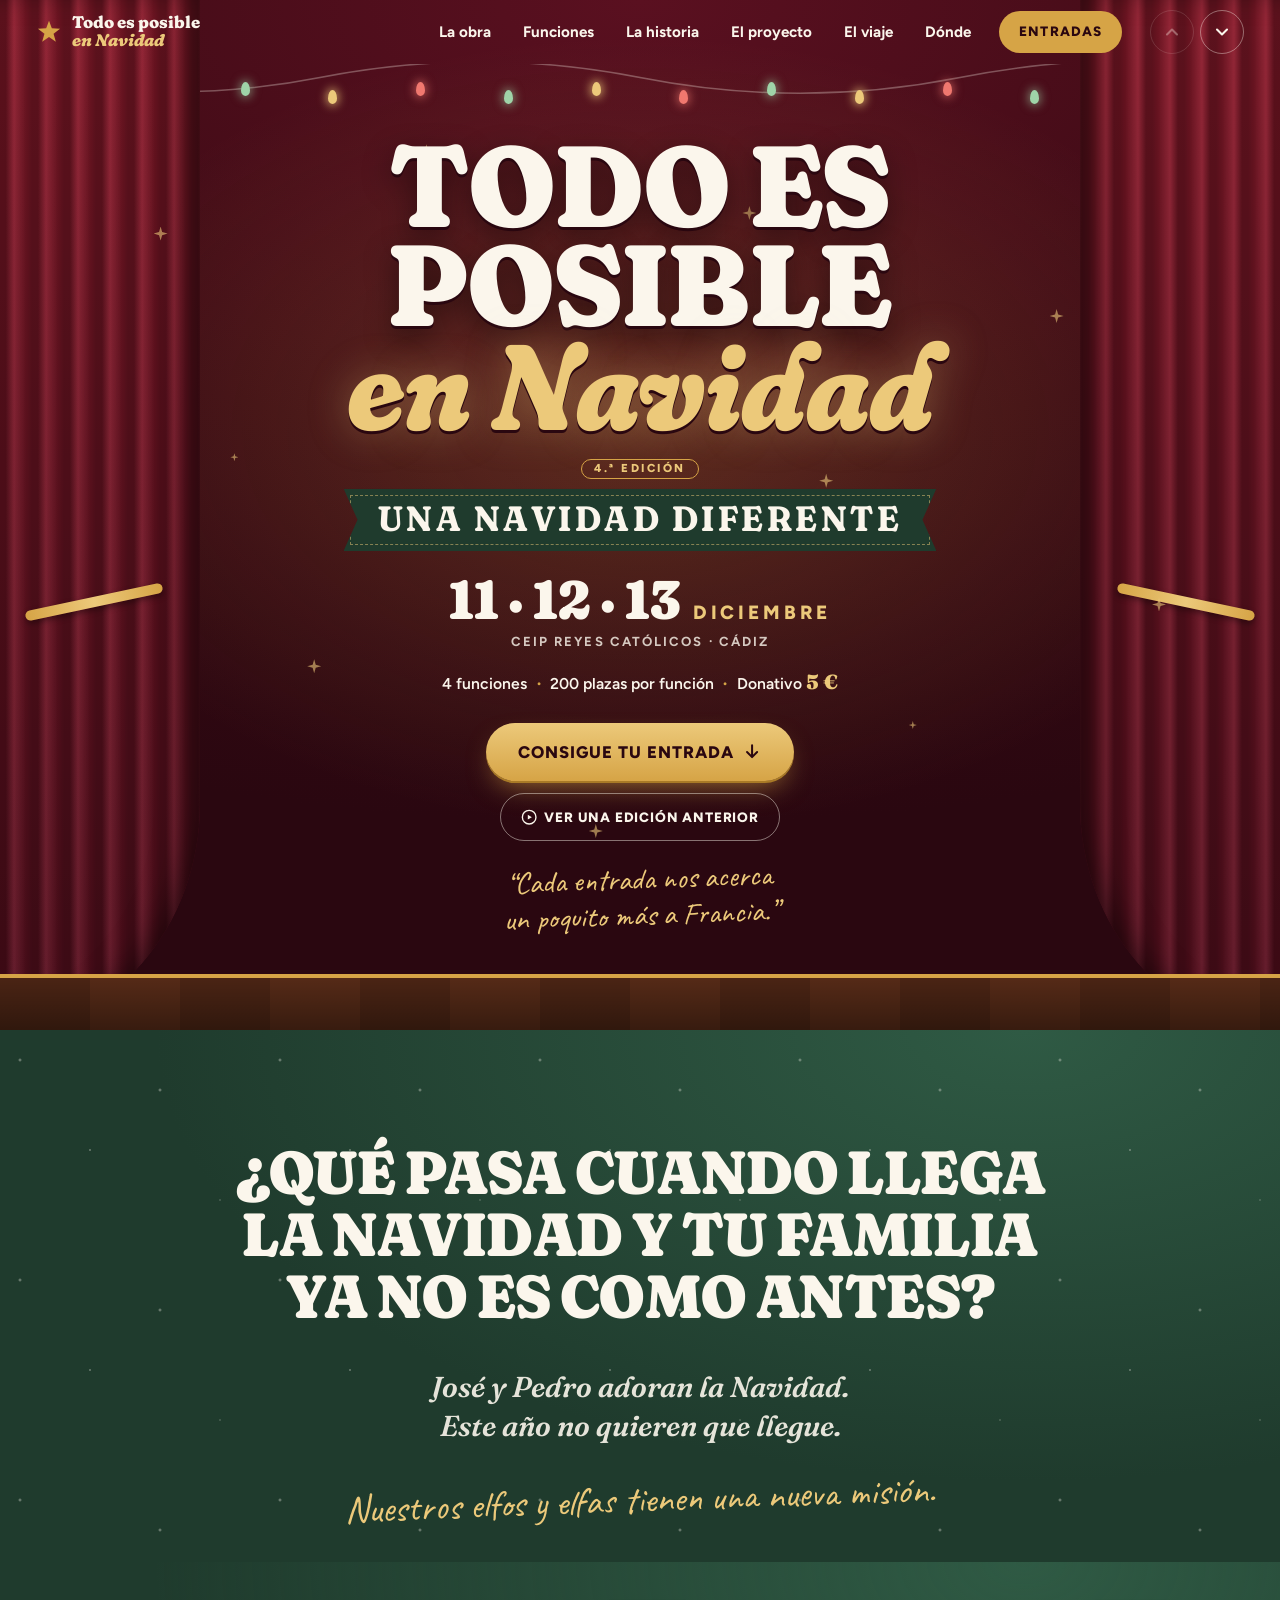
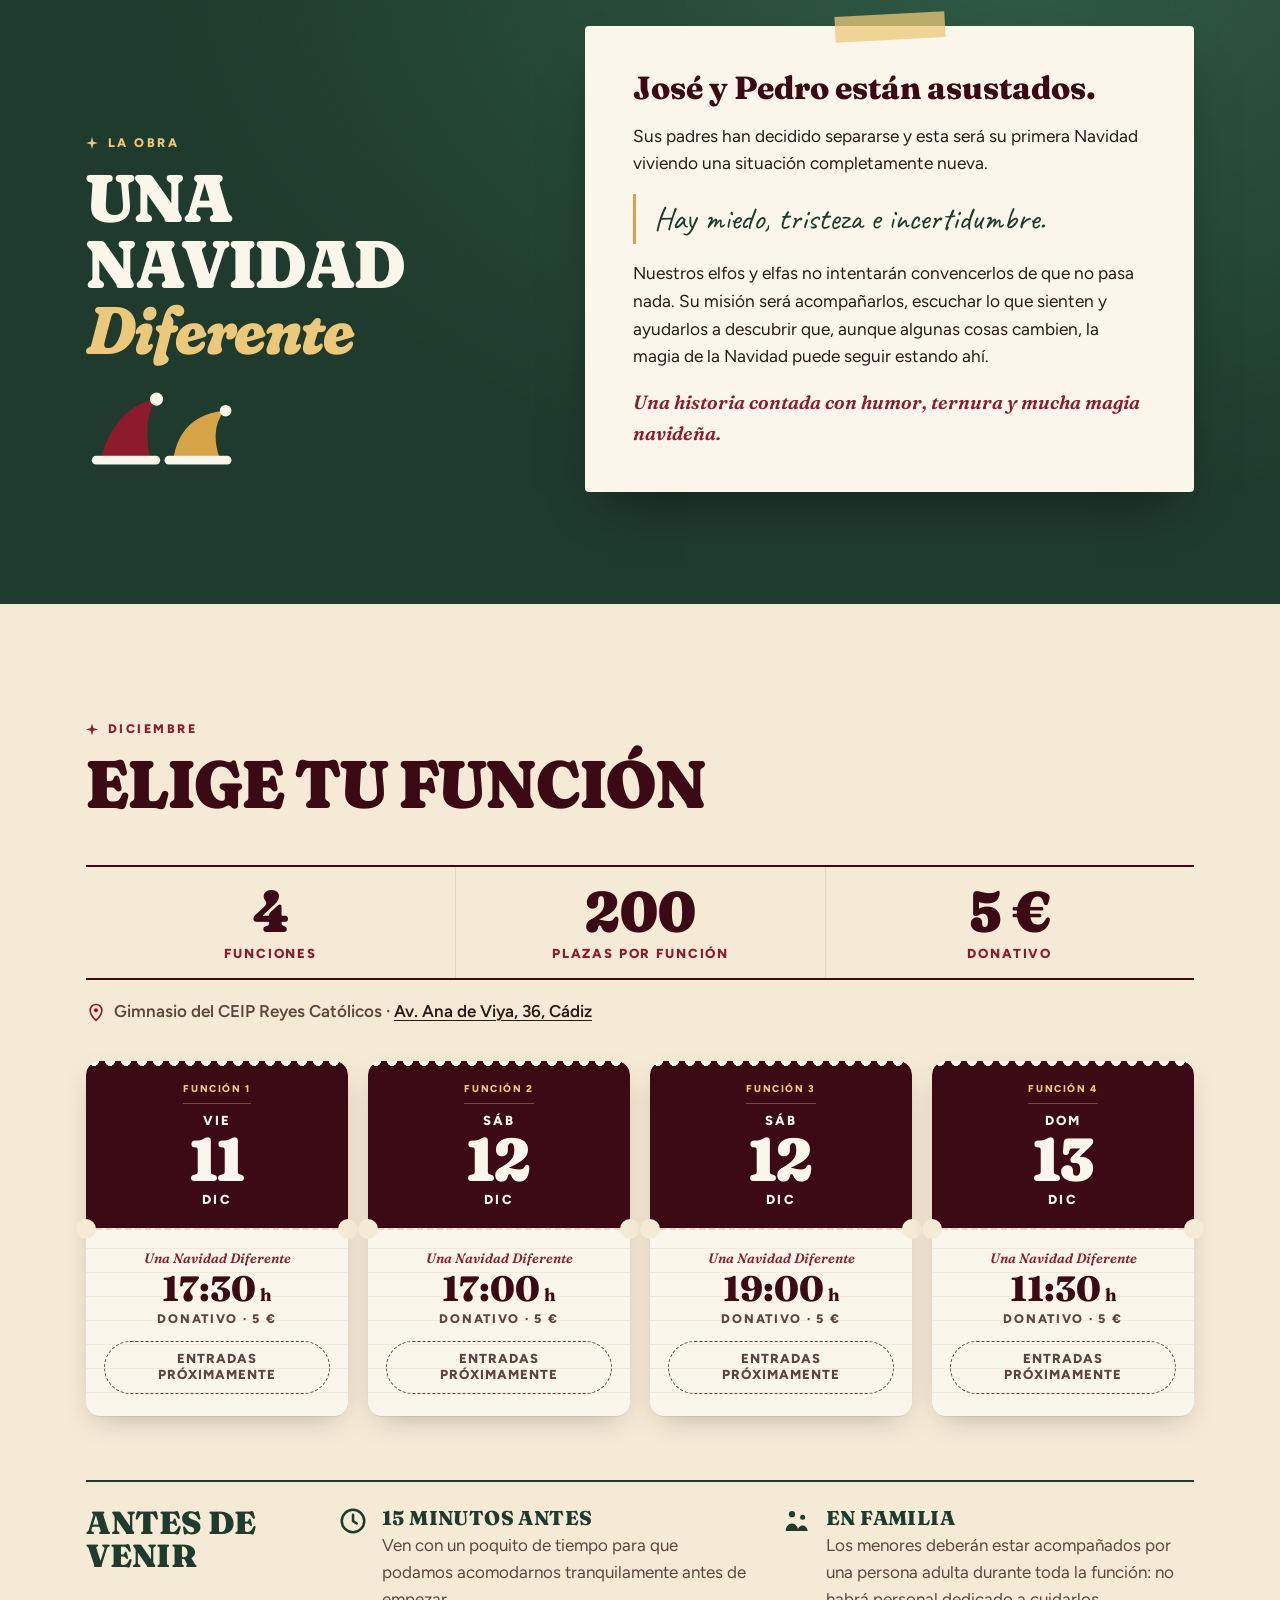
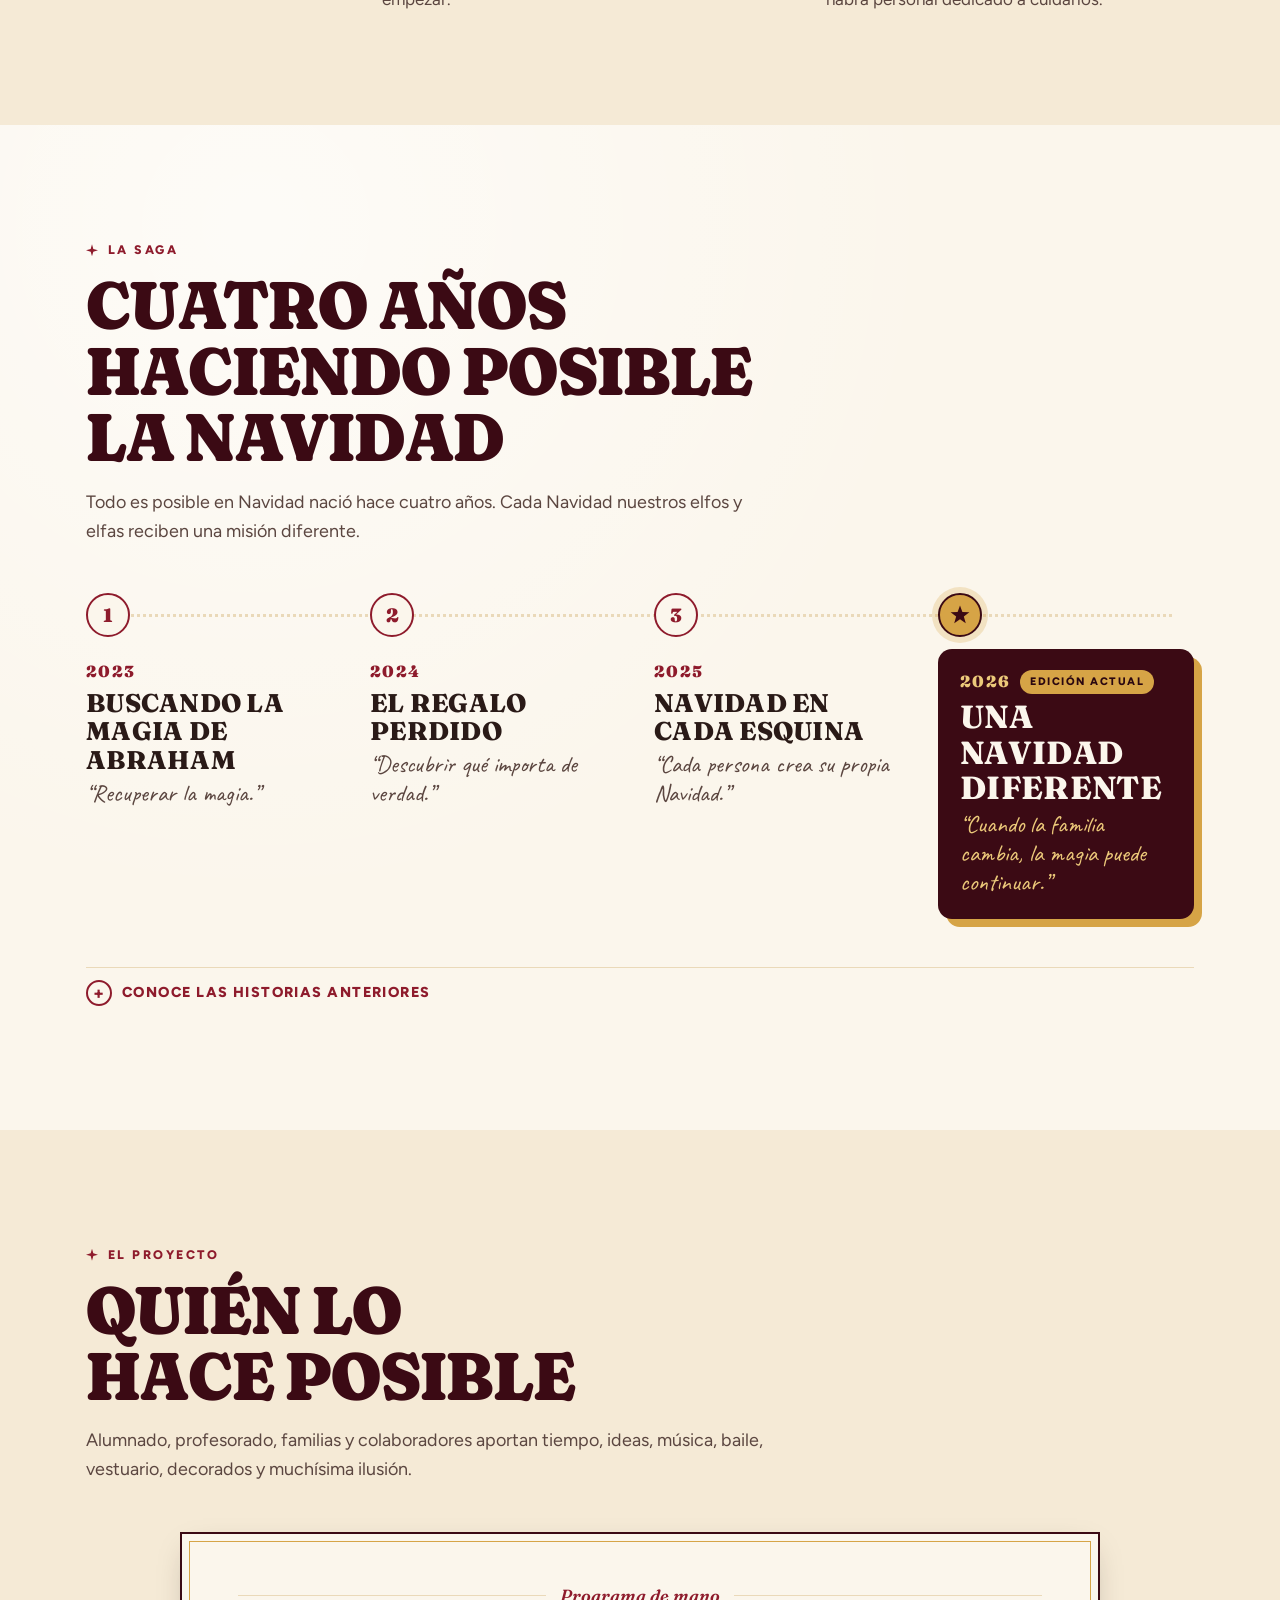
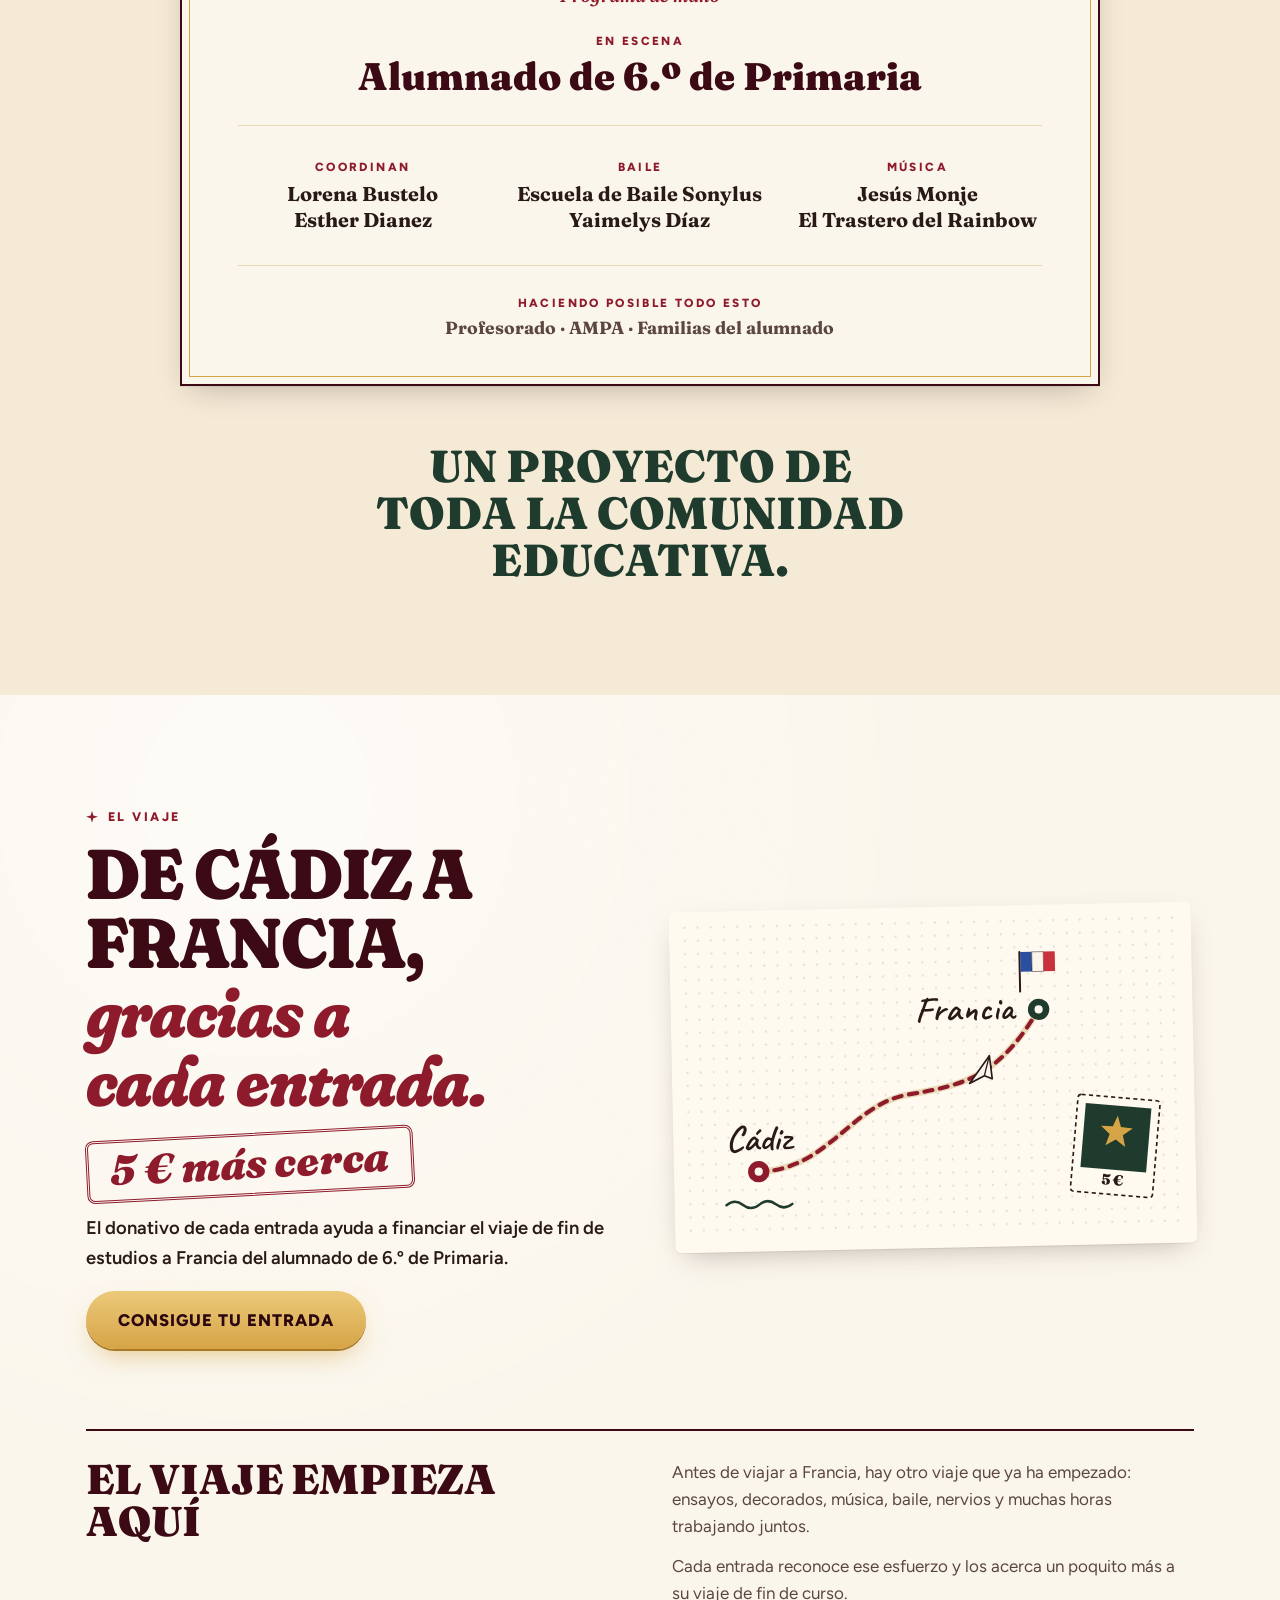
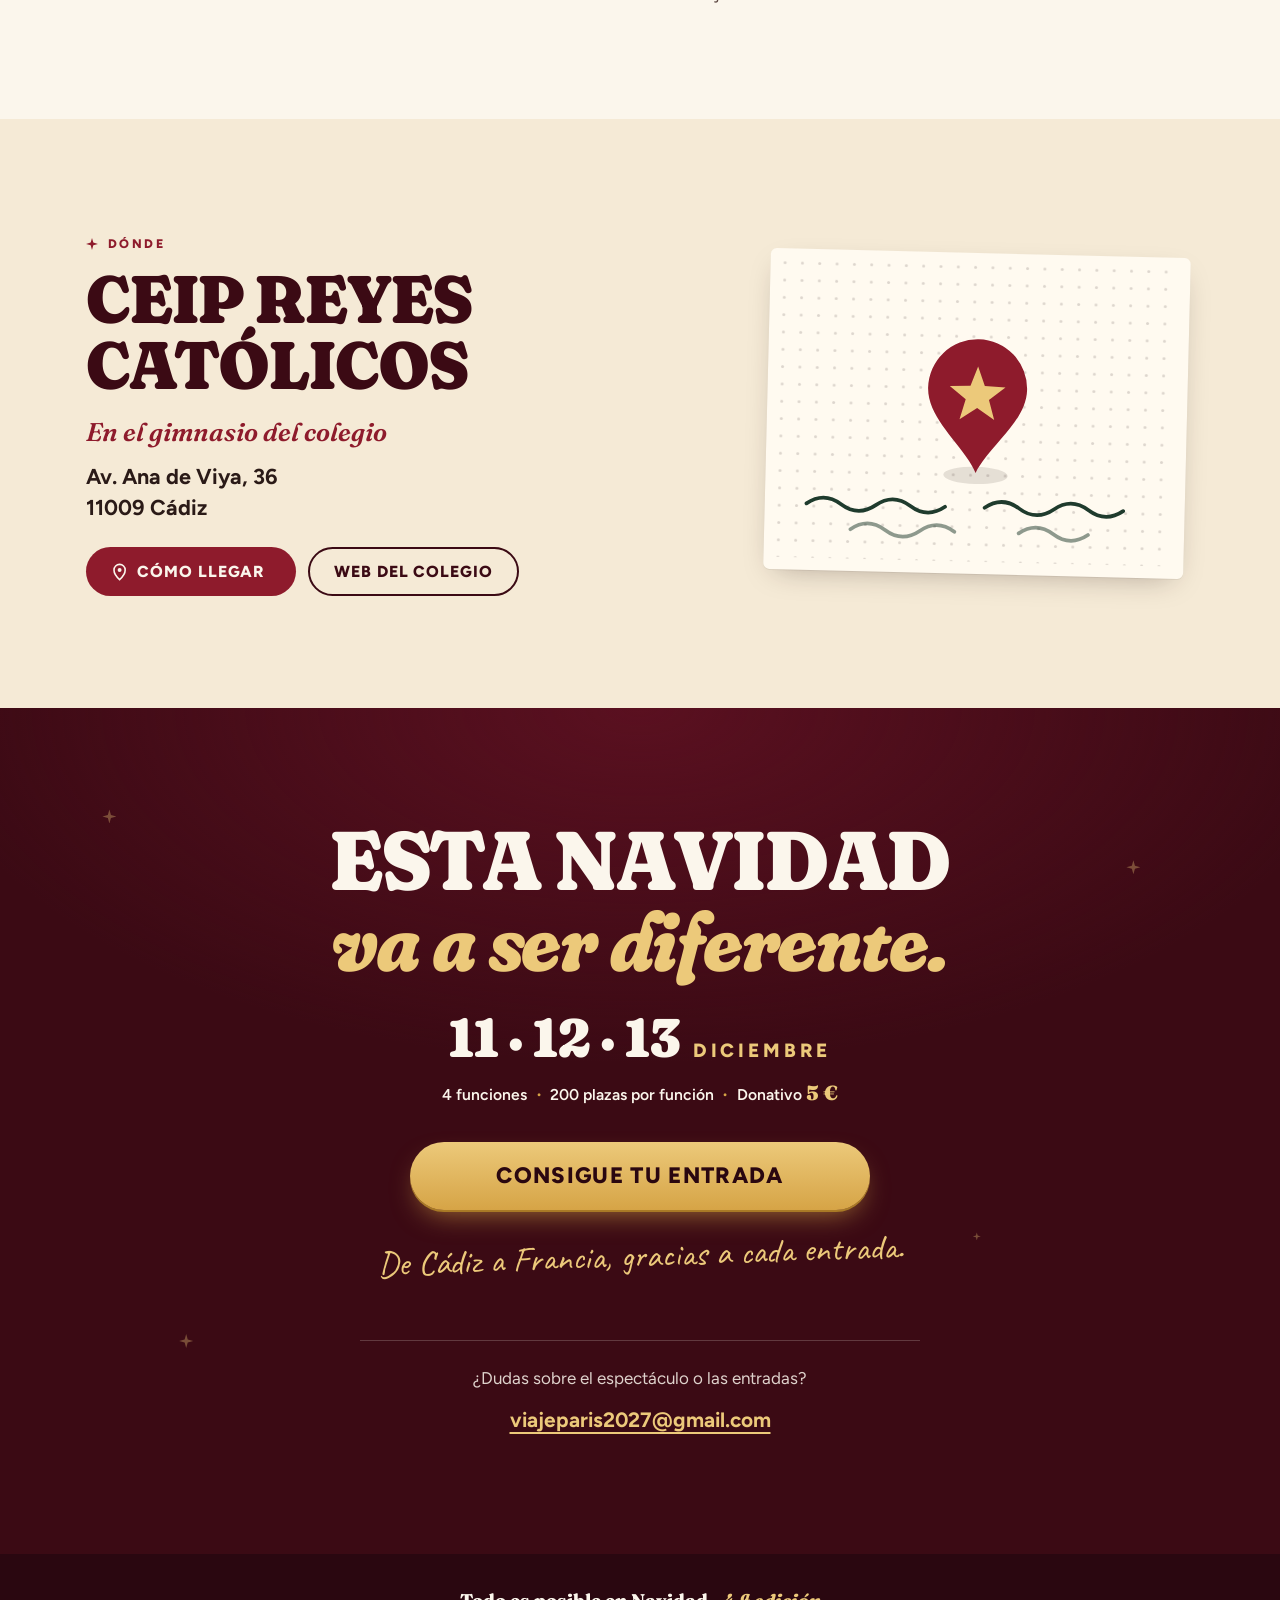
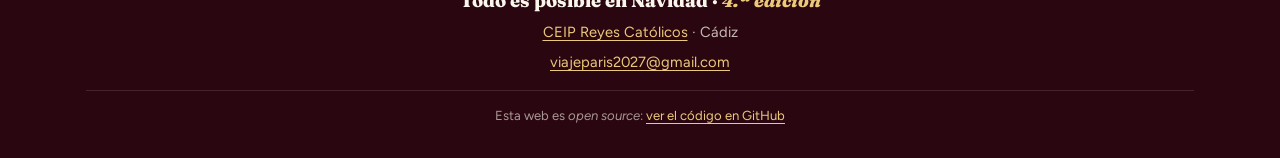
<file: index.html>
<!doctype html>
<html lang="es">
<head>
  <meta charset="utf-8">
  <meta name="viewport" content="width=device-width, initial-scale=1, viewport-fit=cover">
  <title>Todo es posible en Navidad · Una Navidad Diferente</title>
  <meta name="description" content="Teatro de Navidad de 6.º de Primaria del CEIP Reyes Católicos (Cádiz): Una Navidad Diferente. 11, 12 y 13 de diciembre. Donativo de 5 € para el viaje de fin de estudios a Francia.">
  <meta name="robots" content="index, follow, max-image-preview:large">
  <meta name="theme-color" content="#3b0a14">

  <!-- Dirección oficial de la web. canonical, og:url, og:image, twitter:image, el JSON-LD de abajo
       y sitemap.xml usan URLs absolutas: si cambia la dirección de la web, actualízalas todas. -->
  <link rel="canonical" href="https://todoesposibleteatro.es/">

  <!-- Compartir (WhatsApp, redes) -->
  <meta property="og:type" content="website">
  <meta property="og:locale" content="es_ES">
  <meta property="og:site_name" content="Todo es posible en Navidad">
  <meta property="og:title" content="Todo es posible en Navidad · Una Navidad Diferente">
  <meta property="og:description" content="Teatro de Navidad de 6.º de Primaria del CEIP Reyes Católicos (Cádiz). 11, 12 y 13 de diciembre. Ven a disfrutar de Una Navidad Diferente y colabora con nuestro viaje de fin de estudios a Francia.">
  <meta property="og:url" content="https://todoesposibleteatro.es/">
  <meta property="og:image" content="https://todoesposibleteatro.es/assets/og-image.png">
  <meta property="og:image:type" content="image/png">
  <meta property="og:image:width" content="1200">
  <meta property="og:image:height" content="630">
  <meta property="og:image:alt" content="Cartel de Todo es posible en Navidad: Una Navidad Diferente">
  <meta name="twitter:card" content="summary_large_image">
  <meta name="twitter:title" content="Todo es posible en Navidad · Una Navidad Diferente">
  <meta name="twitter:description" content="Teatro de Navidad de 6.º de Primaria del CEIP Reyes Católicos (Cádiz). 11, 12 y 13 de diciembre. Donativo: 5 € por persona.">
  <meta name="twitter:image" content="https://todoesposibleteatro.es/assets/og-image.png">
  <meta name="twitter:image:alt" content="Cartel de Todo es posible en Navidad: Una Navidad Diferente">

  <link rel="icon" href="assets/icons/favicon.svg" type="image/svg+xml">
  <link rel="icon" href="assets/icons/favicon-32.png" sizes="32x32" type="image/png">
  <link rel="apple-touch-icon" href="assets/icons/apple-touch-icon.png">

  <link rel="preconnect" href="https://fonts.googleapis.com">
  <link rel="preconnect" href="https://fonts.gstatic.com" crossorigin>
  <link rel="stylesheet" href="https://fonts.googleapis.com/css2?family=Caveat:wght@600&family=Figtree:wght@400;500;700;800&family=Fraunces:ital,opsz,wght,SOFT@0,9..144,500..900,100;1,9..144,500..900,100&display=swap">
  <link rel="stylesheet" href="css/styles.css">

  <script>document.documentElement.classList.add("js");</script>
  <script src="js/main.js" defer></script>

  <!-- Datos estructurados para Google (una entrada por función).
       Si cambian fechas, horas o precio en js/main.js, actualiza también "startDate" y "price" aquí. -->
  <script type="application/ld+json">
  {
    "@context": "https://schema.org",
    "@graph": [
      {
        "@type": "TheaterEvent",
        "name": "Todo es posible en Navidad: Una Navidad Diferente",
        "description": "Teatro de Navidad creado por el alumnado de 6.º de Primaria del CEIP Reyes Católicos. El donativo de cada entrada ayuda a financiar el viaje de fin de estudios a Francia.",
        "startDate": "2026-12-11T17:30:00+01:00",
        "eventStatus": "https://schema.org/EventScheduled",
        "eventAttendanceMode": "https://schema.org/OfflineEventAttendanceMode",
        "inLanguage": "es",
        "url": "https://todoesposibleteatro.es/",
        "image": [
          "https://todoesposibleteatro.es/assets/og-image.png"
        ],
        "location": {
          "@type": "Place",
          "name": "Gimnasio del CEIP Reyes Católicos",
          "address": {
            "@type": "PostalAddress",
            "streetAddress": "Av. Ana de Viya, 36",
            "postalCode": "11009",
            "addressLocality": "Cádiz",
            "addressCountry": "ES"
          }
        },
        "offers": {
          "@type": "Offer",
          "price": "5",
          "priceCurrency": "EUR",
          "availability": "https://schema.org/InStock"
        },
        "performer": {
          "@type": "PerformingGroup",
          "name": "Alumnado de 6.º de Primaria del CEIP Reyes Católicos"
        },
        "organizer": {
          "@type": "EducationalOrganization",
          "name": "CEIP Reyes Católicos",
          "url": "https://blogsaverroes.juntadeandalucia.es/ceipreyescatolicos/",
          "address": {
            "@type": "PostalAddress",
            "streetAddress": "Av. Ana de Viya, 36",
            "postalCode": "11009",
            "addressLocality": "Cádiz",
            "addressCountry": "ES"
          }
        }
      },
      {
        "@type": "TheaterEvent",
        "name": "Todo es posible en Navidad: Una Navidad Diferente",
        "description": "Teatro de Navidad creado por el alumnado de 6.º de Primaria del CEIP Reyes Católicos. El donativo de cada entrada ayuda a financiar el viaje de fin de estudios a Francia.",
        "startDate": "2026-12-12T17:00:00+01:00",
        "eventStatus": "https://schema.org/EventScheduled",
        "eventAttendanceMode": "https://schema.org/OfflineEventAttendanceMode",
        "inLanguage": "es",
        "url": "https://todoesposibleteatro.es/",
        "image": [
          "https://todoesposibleteatro.es/assets/og-image.png"
        ],
        "location": {
          "@type": "Place",
          "name": "Gimnasio del CEIP Reyes Católicos",
          "address": {
            "@type": "PostalAddress",
            "streetAddress": "Av. Ana de Viya, 36",
            "postalCode": "11009",
            "addressLocality": "Cádiz",
            "addressCountry": "ES"
          }
        },
        "offers": {
          "@type": "Offer",
          "price": "5",
          "priceCurrency": "EUR",
          "availability": "https://schema.org/InStock"
        },
        "performer": {
          "@type": "PerformingGroup",
          "name": "Alumnado de 6.º de Primaria del CEIP Reyes Católicos"
        },
        "organizer": {
          "@type": "EducationalOrganization",
          "name": "CEIP Reyes Católicos",
          "url": "https://blogsaverroes.juntadeandalucia.es/ceipreyescatolicos/",
          "address": {
            "@type": "PostalAddress",
            "streetAddress": "Av. Ana de Viya, 36",
            "postalCode": "11009",
            "addressLocality": "Cádiz",
            "addressCountry": "ES"
          }
        }
      },
      {
        "@type": "TheaterEvent",
        "name": "Todo es posible en Navidad: Una Navidad Diferente",
        "description": "Teatro de Navidad creado por el alumnado de 6.º de Primaria del CEIP Reyes Católicos. El donativo de cada entrada ayuda a financiar el viaje de fin de estudios a Francia.",
        "startDate": "2026-12-12T19:00:00+01:00",
        "eventStatus": "https://schema.org/EventScheduled",
        "eventAttendanceMode": "https://schema.org/OfflineEventAttendanceMode",
        "inLanguage": "es",
        "url": "https://todoesposibleteatro.es/",
        "image": [
          "https://todoesposibleteatro.es/assets/og-image.png"
        ],
        "location": {
          "@type": "Place",
          "name": "Gimnasio del CEIP Reyes Católicos",
          "address": {
            "@type": "PostalAddress",
            "streetAddress": "Av. Ana de Viya, 36",
            "postalCode": "11009",
            "addressLocality": "Cádiz",
            "addressCountry": "ES"
          }
        },
        "offers": {
          "@type": "Offer",
          "price": "5",
          "priceCurrency": "EUR",
          "availability": "https://schema.org/InStock"
        },
        "performer": {
          "@type": "PerformingGroup",
          "name": "Alumnado de 6.º de Primaria del CEIP Reyes Católicos"
        },
        "organizer": {
          "@type": "EducationalOrganization",
          "name": "CEIP Reyes Católicos",
          "url": "https://blogsaverroes.juntadeandalucia.es/ceipreyescatolicos/",
          "address": {
            "@type": "PostalAddress",
            "streetAddress": "Av. Ana de Viya, 36",
            "postalCode": "11009",
            "addressLocality": "Cádiz",
            "addressCountry": "ES"
          }
        }
      },
      {
        "@type": "TheaterEvent",
        "name": "Todo es posible en Navidad: Una Navidad Diferente",
        "description": "Teatro de Navidad creado por el alumnado de 6.º de Primaria del CEIP Reyes Católicos. El donativo de cada entrada ayuda a financiar el viaje de fin de estudios a Francia.",
        "startDate": "2026-12-13T11:30:00+01:00",
        "eventStatus": "https://schema.org/EventScheduled",
        "eventAttendanceMode": "https://schema.org/OfflineEventAttendanceMode",
        "inLanguage": "es",
        "url": "https://todoesposibleteatro.es/",
        "image": [
          "https://todoesposibleteatro.es/assets/og-image.png"
        ],
        "location": {
          "@type": "Place",
          "name": "Gimnasio del CEIP Reyes Católicos",
          "address": {
            "@type": "PostalAddress",
            "streetAddress": "Av. Ana de Viya, 36",
            "postalCode": "11009",
            "addressLocality": "Cádiz",
            "addressCountry": "ES"
          }
        },
        "offers": {
          "@type": "Offer",
          "price": "5",
          "priceCurrency": "EUR",
          "availability": "https://schema.org/InStock"
        },
        "performer": {
          "@type": "PerformingGroup",
          "name": "Alumnado de 6.º de Primaria del CEIP Reyes Católicos"
        },
        "organizer": {
          "@type": "EducationalOrganization",
          "name": "CEIP Reyes Católicos",
          "url": "https://blogsaverroes.juntadeandalucia.es/ceipreyescatolicos/",
          "address": {
            "@type": "PostalAddress",
            "streetAddress": "Av. Ana de Viya, 36",
            "postalCode": "11009",
            "addressLocality": "Cádiz",
            "addressCountry": "ES"
          }
        }
      }
    ]
  }
  </script>
</head>
<body>
  <a class="skip-link" href="#contenido">Saltar al contenido</a>

  <!-- ============ CABECERA ============ -->
  <header class="site-header" data-header>
    <div class="site-header__inner">
      <a class="brand" href="#inicio" aria-label="Todo es posible en Navidad, volver al inicio">
        <svg class="brand__star" viewBox="0 0 24 24" aria-hidden="true"><path d="M12 1.5l2.6 7.1 7.6.3-6 4.7 2.1 7.3L12 16.7l-6.3 4.2 2.1-7.3-6-4.7 7.6-.3z"/></svg>
        <span class="brand__text">Todo es posible<br><em>en Navidad</em></span>
      </a>

      <div class="section-steps" role="group" aria-label="Recorrer las secciones" data-steps hidden>
        <button class="section-steps__btn" type="button" data-step-prev aria-label="Sección anterior">
          <svg viewBox="0 0 24 24" aria-hidden="true"><path d="M18 15l-6-6-6 6"/></svg>
        </button>
        <button class="section-steps__btn" type="button" data-step-next aria-label="Sección siguiente">
          <svg viewBox="0 0 24 24" aria-hidden="true"><path d="M6 9l6 6 6-6"/></svg>
        </button>
      </div>

      <button class="nav-toggle" type="button" aria-expanded="false" aria-controls="menu" data-nav-toggle>
        <span class="nav-toggle__bars" aria-hidden="true"></span>
        <span class="nav-toggle__label">Menú</span>
      </button>

      <nav class="site-nav" id="menu" aria-label="Principal" data-nav>
        <ul>
          <li><a href="#la-obra">La obra</a></li>
          <li><a href="#funciones">Funciones</a></li>
          <li><a href="#historia">La historia</a></li>
          <li><a href="#proyecto">El proyecto</a></li>
          <li><a href="#viaje">El viaje</a></li>
          <li><a href="#donde">Dónde</a></li>
          <li><a class="site-nav__cta" href="#lista-funciones">Entradas</a></li>
        </ul>
      </nav>
    </div>
  </header>

  <main id="contenido">

    <!-- ============ HERO ============ -->
    <section class="hero" id="inicio" data-step="Inicio" aria-labelledby="hero-title">
      <div class="hero__lights" aria-hidden="true">
        <svg viewBox="0 0 1200 80" preserveAspectRatio="none" class="lights__wire"><path d="M0 10 Q150 60 300 18 T600 18 T900 18 T1200 10" fill="none" stroke="currentColor" stroke-width="2"/></svg>
        <ul class="lights__bulbs">
          <li></li><li></li><li></li><li></li><li></li><li></li><li></li><li></li><li></li><li></li><li></li><li></li><li></li><li></li>
        </ul>
      </div>
      <div class="hero__curtain hero__curtain--left" aria-hidden="true"></div>
      <div class="hero__curtain hero__curtain--right" aria-hidden="true"></div>
      <div class="hero__stars" aria-hidden="true">
        <span style="--x:12%;--y:22%;--d:0s"></span>
        <span style="--x:24%;--y:64%;--d:1.2s"></span>
        <span style="--x:33%;--y:14%;--d:2.4s"></span>
        <span style="--x:46%;--y:80%;--d:.6s"></span>
        <span style="--x:58%;--y:20%;--d:1.8s"></span>
        <span style="--x:71%;--y:70%;--d:3s"></span>
        <span style="--x:82%;--y:30%;--d:.3s"></span>
        <span style="--x:90%;--y:58%;--d:2.1s"></span>
        <span style="--x:18%;--y:44%;--d:3.4s"></span>
        <span style="--x:64%;--y:46%;--d:1.5s"></span>
      </div>

      <div class="hero__content">
        <h1 class="hero__title" id="hero-title">
          <span class="hero__title-top">Todo es posible</span>
          <span class="hero__title-bottom">en Navidad</span>
          <span class="visually-hidden">: </span>
          <span class="hero__edition">
            <span class="hero__edition-label">4.ª edición</span>
            <span class="hero__edition-title">Una Navidad Diferente</span>
          </span>
        </h1>

        <p class="dates"><span class="dates__days">11 · 12 · 13</span> <span class="dates__month">diciembre</span></p>
        <p class="hero__place">CEIP Reyes Católicos · Cádiz</p>

        <ul class="facts">
          <li>4 funciones</li>
          <li>200 plazas por función</li>
          <li>Donativo <strong>5 €</strong></li>
        </ul>

        <div class="hero__actions">
          <a class="btn btn--gold btn--xl" href="#lista-funciones" data-main-cta>
            Consigue tu entrada
            <svg viewBox="0 0 24 24" aria-hidden="true"><path d="M12 4v14m0 0l-6-6m6 6l6-6" fill="none" stroke="currentColor" stroke-width="2.4" stroke-linecap="round" stroke-linejoin="round"/></svg>
          </a>
          <!-- El vídeo se configura en CONFIG.video (js/main.js); con JavaScript se abre en un diálogo -->
          <a class="btn btn--ghost" href="https://www.youtube.com/watch?v=IzQB-Fotho4" target="_blank" rel="noopener" data-video-open>
            <svg viewBox="0 0 24 24" aria-hidden="true"><circle cx="12" cy="12" r="10" fill="none" stroke="currentColor" stroke-width="2"/><path d="M10 8.5v7l6-3.5z" fill="currentColor"/></svg>
            Ver una edición anterior
          </a>
        </div>

        <p class="hero__quote">“Cada entrada nos acerca un poquito más a Francia.”</p>
      </div>

      <div class="hero__stage" aria-hidden="true"></div>
    </section>

    <!-- ============ ENTRADA A LA OBRA ============ -->
    <section class="section section--forest prelude" id="la-obra" data-step="La obra" aria-labelledby="prelude-title">
      <div class="snow" aria-hidden="true"></div>
      <div class="container prelude__inner reveal">
        <h2 class="prelude__title" id="prelude-title">¿Qué pasa cuando llega la Navidad y tu familia ya no es como antes?</h2>
        <p class="prelude__text">José y Pedro adoran la Navidad.<br>Este año no quieren que llegue.</p>
        <p class="prelude__mission">Nuestros elfos y elfas tienen una nueva misión.</p>
      </div>
    </section>

    <!-- ============ SINOPSIS ============ -->
    <section class="section section--forest synopsis" aria-labelledby="sinopsis-title" data-nav-section="la-obra">
      <div class="container synopsis__grid">
        <header class="synopsis__head reveal">
          <p class="eyebrow eyebrow--gold">La obra</p>
          <h2 class="section-title section-title--light" id="sinopsis-title">Una Navidad <em>Diferente</em></h2>
          <div class="synopsis__elves" aria-hidden="true">
            <svg viewBox="0 0 220 120">
              <!-- Dos gorros de elfo -->
              <g class="elf-hat">
                <path d="M20 100 Q40 30 95 18 Q78 50 88 100z" fill="#8e1b2c"/>
                <path d="M14 96h82a6 6 0 010 12H14a6 6 0 010-12z" fill="#fbf6ec"/>
                <circle cx="97" cy="18" r="9" fill="#fbf6ec"/>
              </g>
              <g class="elf-hat elf-hat--two">
                <path d="M120 100 Q130 40 190 34 Q170 60 184 100z" fill="#d6a446"/>
                <path d="M114 96h80a6 6 0 010 12h-80a6 6 0 010-12z" fill="#fbf6ec"/>
                <circle cx="192" cy="34" r="8" fill="#fbf6ec"/>
              </g>
            </svg>
          </div>
        </header>

        <div class="synopsis__script reveal">
          <p class="synopsis__lead">José y Pedro están asustados.</p>
          <p>Sus padres han decidido separarse y esta será su primera Navidad viviendo una situación completamente nueva.</p>
          <p class="synopsis__feelings">Hay miedo, tristeza e incertidumbre.</p>
          <p>Nuestros elfos y elfas no intentarán convencerlos de que no pasa nada. Su misión será acompañarlos, escuchar lo que sienten y ayudarlos a descubrir que, aunque algunas cosas cambien, la magia de la Navidad puede seguir estando ahí.</p>
          <p class="synopsis__closing">Una historia contada con humor, ternura y mucha magia navideña.</p>
        </div>
      </div>
    </section>

    <!-- ============ FUNCIONES ============ -->
    <section class="section section--cream" id="funciones" data-step="Funciones" aria-labelledby="funciones-title">
      <div class="container">
        <header class="section-head reveal">
          <p class="eyebrow">Diciembre</p>
          <h2 class="section-title" id="funciones-title">Elige tu función</h2>
        </header>

        <ul class="stats reveal">
          <li><span class="stats__value">4</span> <span class="stats__label">funciones</span></li>
          <li><span class="stats__value">200</span> <span class="stats__label">plazas por función</span></li>
          <li><span class="stats__value">5 €</span> <span class="stats__label">donativo</span></li>
        </ul>

        <p class="venue reveal">
          <svg viewBox="0 0 24 24" aria-hidden="true"><path d="M12 22s7-6.2 7-12a7 7 0 10-14 0c0 5.8 7 12 7 12z" fill="none" stroke="currentColor" stroke-width="2"/><circle cx="12" cy="10" r="2.5" fill="currentColor"/></svg>
          <span>Gimnasio del CEIP Reyes Católicos · <a href="#donde">Av. Ana de Viya, 36, Cádiz</a></span>
        </p>

        <!-- Las tarjetas se generan desde CONFIG.shows en js/main.js. Las de aquí son una copia
             para buscadores y navegadores sin JavaScript: si cambian las fechas, actualízalas también. -->
        <ul class="tickets" id="lista-funciones" data-shows tabindex="-1" aria-label="Funciones">
          <li class="ticket reveal" style="--i:0">
            <div class="ticket__stub">
              <span class="ticket__number">Función 1</span>
              <span class="ticket__weekday" aria-hidden="true">vie</span>
              <span class="ticket__day"><span class="visually-hidden">viernes </span>11</span>
              <span class="ticket__month" aria-hidden="true">dic</span><span class="visually-hidden"> de diciembre</span>
            </div>
            <div class="ticket__body">
              <p class="ticket__show">Una Navidad Diferente</p>
              <p class="ticket__time"><span class="visually-hidden">Hora: </span>17:30<small> h</small></p>
              <p class="ticket__price">Donativo · 5 €</p>
              <span class="btn btn--ticket btn--soon" role="note" aria-label="Entradas próximamente para el viernes 11 de diciembre a las 17:30">Entradas próximamente</span>
            </div>
          </li>
          <li class="ticket reveal" style="--i:1">
            <div class="ticket__stub">
              <span class="ticket__number">Función 2</span>
              <span class="ticket__weekday" aria-hidden="true">sáb</span>
              <span class="ticket__day"><span class="visually-hidden">sábado </span>12</span>
              <span class="ticket__month" aria-hidden="true">dic</span><span class="visually-hidden"> de diciembre</span>
            </div>
            <div class="ticket__body">
              <p class="ticket__show">Una Navidad Diferente</p>
              <p class="ticket__time"><span class="visually-hidden">Hora: </span>17:00<small> h</small></p>
              <p class="ticket__price">Donativo · 5 €</p>
              <span class="btn btn--ticket btn--soon" role="note" aria-label="Entradas próximamente para el sábado 12 de diciembre a las 17:00">Entradas próximamente</span>
            </div>
          </li>
          <li class="ticket reveal" style="--i:2">
            <div class="ticket__stub">
              <span class="ticket__number">Función 3</span>
              <span class="ticket__weekday" aria-hidden="true">sáb</span>
              <span class="ticket__day"><span class="visually-hidden">sábado </span>12</span>
              <span class="ticket__month" aria-hidden="true">dic</span><span class="visually-hidden"> de diciembre</span>
            </div>
            <div class="ticket__body">
              <p class="ticket__show">Una Navidad Diferente</p>
              <p class="ticket__time"><span class="visually-hidden">Hora: </span>19:00<small> h</small></p>
              <p class="ticket__price">Donativo · 5 €</p>
              <span class="btn btn--ticket btn--soon" role="note" aria-label="Entradas próximamente para el sábado 12 de diciembre a las 19:00">Entradas próximamente</span>
            </div>
          </li>
          <li class="ticket reveal" style="--i:3">
            <div class="ticket__stub">
              <span class="ticket__number">Función 4</span>
              <span class="ticket__weekday" aria-hidden="true">dom</span>
              <span class="ticket__day"><span class="visually-hidden">domingo </span>13</span>
              <span class="ticket__month" aria-hidden="true">dic</span><span class="visually-hidden"> de diciembre</span>
            </div>
            <div class="ticket__body">
              <p class="ticket__show">Una Navidad Diferente</p>
              <p class="ticket__time"><span class="visually-hidden">Hora: </span>11:30<small> h</small></p>
              <p class="ticket__price">Donativo · 5 €</p>
              <span class="btn btn--ticket btn--soon" role="note" aria-label="Entradas próximamente para el domingo 13 de diciembre a las 11:30">Entradas próximamente</span>
            </div>
          </li>
        </ul>

        <!-- ANTES DE VENIR -->
        <aside class="notice reveal" aria-labelledby="notice-title">
          <h3 class="notice__title" id="notice-title">Antes de venir</h3>
          <ul class="notice__list">
            <li>
              <svg viewBox="0 0 24 24" aria-hidden="true"><circle cx="12" cy="12" r="9" fill="none" stroke="currentColor" stroke-width="2"/><path d="M12 7v5l3 2" fill="none" stroke="currentColor" stroke-width="2" stroke-linecap="round"/></svg>
              <p><strong class="notice__label">15 minutos antes</strong> Ven con un poquito de tiempo para que podamos acomodarnos tranquilamente antes de empezar.</p>
            </li>
            <li>
              <svg viewBox="0 0 48 48" aria-hidden="true"><circle cx="16" cy="13" r="5" fill="currentColor"/><circle cx="33" cy="18" r="4" fill="currentColor"/><path d="M6 40c0-6.6 4.5-12 10-12s10 5.4 10 12zM25 40c0-5 3.6-9 8-9s8 4 8 9z" fill="currentColor"/></svg>
              <p><strong class="notice__label">En familia</strong> Los menores deberán estar acompañados por una persona adulta durante toda la función: no habrá personal dedicado a cuidarlos.</p>
            </li>
          </ul>
        </aside>
      </div>
    </section>

    <!-- ============ HISTORIA / TIMELINE ============ -->
    <section class="section section--paper" id="historia" data-step="La historia" aria-labelledby="historia-title">
      <div class="container">
        <header class="section-head reveal">
          <p class="eyebrow">La saga</p>
          <h2 class="section-title" id="historia-title">Cuatro años haciendo posible la Navidad</h2>
          <p class="section-intro">Todo es posible en Navidad nació hace cuatro años. Cada Navidad nuestros elfos y elfas reciben una misión diferente.</p>
        </header>

        <ol class="timeline">
          <li class="timeline__item reveal">
            <div class="timeline__marker" aria-hidden="true">1</div>
            <div class="timeline__card">
              <p class="timeline__year">2023</p>
              <h3 class="timeline__title">Buscando la magia de Abraham</h3>
              <p class="timeline__motto">“Recuperar la magia.”</p>
            </div>
          </li>
          <li class="timeline__item reveal">
            <div class="timeline__marker" aria-hidden="true">2</div>
            <div class="timeline__card">
              <p class="timeline__year">2024</p>
              <h3 class="timeline__title">El regalo perdido</h3>
              <p class="timeline__motto">“Descubrir qué importa de verdad.”</p>
            </div>
          </li>
          <li class="timeline__item reveal">
            <div class="timeline__marker" aria-hidden="true">3</div>
            <div class="timeline__card">
              <p class="timeline__year">2025</p>
              <h3 class="timeline__title">Navidad en cada esquina</h3>
              <p class="timeline__motto">“Cada persona crea su propia Navidad.”</p>
            </div>
          </li>
          <li class="timeline__item timeline__item--current reveal">
            <div class="timeline__marker" aria-hidden="true">
              <svg viewBox="0 0 24 24"><path d="M12 1.5l2.6 7.1 7.6.3-6 4.7 2.1 7.3L12 16.7l-6.3 4.2 2.1-7.3-6-4.7 7.6-.3z"/></svg>
            </div>
            <div class="timeline__card">
              <p class="timeline__year">2026 <span class="badge">Edición actual</span></p>
              <h3 class="timeline__title">Una Navidad Diferente</h3>
              <p class="timeline__motto">“Cuando la familia cambia, la magia puede continuar.”</p>
            </div>
          </li>
        </ol>

        <details class="stories reveal">
          <summary class="stories__toggle">Conoce las historias anteriores</summary>
          <div class="stories__list">
            <article>
              <h3 class="stories__title"><span>2023</span> Buscando la magia de Abraham</h3>
              <p>Abraham se estaba haciendo mayor y, con el paso del tiempo, había ido perdiendo la magia de la Navidad. Nuestros elfos y elfas tuvieron una misión: ayudarle a recuperarla.</p>
            </article>
            <article>
              <h3 class="stories__title"><span>2024</span> El regalo perdido</h3>
              <p>Un elfo pierde el regalo con el que debía cumplir el deseo de Noa, una niña de Cádiz. La búsqueda los lleva por diferentes lugares de la ciudad hasta descubrir que, aunque finalmente encuentran el regalo, los regalos no son lo más importante de la Navidad.</p>
            </article>
            <article>
              <h3 class="stories__title"><span>2025</span> Navidad en cada esquina</h3>
              <p>Una niña muy gaditana y muy navideña piensa que su manera de celebrar la Navidad es la única correcta y se burla de las tradiciones de otros lugares. Los elfos y elfas le enseñan que cada persona puede construir su propia Navidad y que respetar las tradiciones y creencias de los demás también forma parte de la magia.</p>
            </article>
          </div>
        </details>
      </div>
    </section>

    <!-- ============ COMUNIDAD ============ -->
    <section class="section section--cream" id="proyecto" data-step="El proyecto" aria-labelledby="proyecto-title">
      <div class="container">
        <header class="section-head reveal">
          <p class="eyebrow">El proyecto</p>
          <h2 class="section-title" id="proyecto-title">Quién lo hace posible</h2>
          <p class="section-intro">Alumnado, profesorado, familias y colaboradores aportan tiempo, ideas, música, baile, vestuario, decorados y muchísima ilusión.</p>
        </header>

        <div class="playbill reveal">
          <p class="playbill__header">Programa de mano</p>

          <dl class="playbill__list">
            <div class="playbill__row playbill__row--lead">
              <dt>En escena</dt>
              <dd>Alumnado de 6.º de Primaria</dd>
            </div>
            <div class="playbill__row">
              <dt>Coordinan</dt>
              <dd>Lorena Bustelo<br>Esther Dianez</dd>
            </div>
            <div class="playbill__row">
              <dt>Baile</dt>
              <dd>Escuela de Baile Sonylus<br>Yaimelys Díaz</dd>
            </div>
            <div class="playbill__row">
              <dt>Música</dt>
              <dd>Jesús Monje<br>El Trastero del Rainbow</dd>
            </div>
            <div class="playbill__row playbill__row--thanks">
              <dt>Haciendo posible todo esto</dt>
              <dd>Profesorado <span aria-hidden="true">·</span> AMPA <span aria-hidden="true">·</span> Familias del alumnado</dd>
            </div>
          </dl>
        </div>

        <p class="big-quote reveal">Un proyecto de toda la comunidad educativa.</p>
      </div>
    </section>

    <!-- ============ EL VIAJE ============ -->
    <section class="section section--paper trip" id="viaje" data-step="El viaje" aria-labelledby="viaje-title">
      <div class="container">
        <div class="trip__grid">
          <header class="trip__text reveal">
            <p class="eyebrow">El viaje</p>
            <h2 class="section-title" id="viaje-title">De Cádiz a Francia, <em>gracias a cada entrada.</em></h2>
            <p class="trip__amount">5 € más cerca</p>
            <p class="trip__lead">El donativo de cada entrada ayuda a financiar el viaje de fin de estudios a Francia del alumnado de 6.º de Primaria.</p>
            <p><a class="btn btn--gold btn--xl" href="#lista-funciones" data-main-cta>Consigue tu entrada</a></p>
          </header>

          <figure class="postcard reveal">
            <svg class="route" viewBox="0 0 600 380" role="img" aria-labelledby="route-title">
              <title id="route-title">Recorrido ilustrado desde Cádiz hasta Francia</title>
              <defs>
                <pattern id="dots" width="16" height="16" patternUnits="userSpaceOnUse">
                  <circle cx="2" cy="2" r="1.3" fill="currentColor" opacity=".14"/>
                </pattern>
                <!-- Máscara que "dibuja" el recorrido al aparecer -->
                <mask id="route-reveal" maskUnits="userSpaceOnUse" x="0" y="0" width="600" height="380">
                  <path class="route__mask" d="M86 300 C 170 300, 200 220, 270 210 S 380 190, 430 110" fill="none" stroke="#fff" stroke-width="14" stroke-linecap="round" pathLength="1"/>
                </mask>
              </defs>
              <rect width="600" height="380" fill="url(#dots)"/>

              <!-- Sello -->
              <g transform="translate(476 214) rotate(6)" class="route__stamp">
                <rect width="100" height="118" rx="4" fill="#fffaf0" stroke="currentColor" stroke-width="2" stroke-dasharray="5 4"/>
                <rect x="10" y="10" width="80" height="78" fill="#1f3b2d"/>
                <path d="M50 22l5 13.5 14.4.6-11.3 9 4 14L50 51l-12 8 4-14-11.3-9 14.4-.6z" fill="#d6a446"/>
                <text x="50" y="106" text-anchor="middle" class="route__stamp-text">5 €</text>
              </g>

              <!-- Recorrido -->
              <path class="route__line-bg" d="M86 300 C 170 300, 200 220, 270 210 S 380 190, 430 110" fill="none"/>
              <path class="route__line" d="M86 300 C 170 300, 200 220, 270 210 S 380 190, 430 110" fill="none" mask="url(#route-reveal)"/>

              <!-- Avión de papel -->
              <g class="route__plane" transform="translate(360 186) rotate(-38)">
                <path d="M-20 0 L20 -11 L5 13 L0 4z" fill="#fbf6ec" stroke="currentColor" stroke-width="2" stroke-linejoin="round"/>
                <path d="M0 4 L20 -11" stroke="currentColor" stroke-width="1.6"/>
              </g>

              <!-- Cádiz -->
              <g transform="translate(86 300)">
                <circle r="13" fill="#8e1b2c"/>
                <circle r="5" fill="#fbf6ec"/>
                <path d="M-40 40 q10 -8 20 0 t20 0 t20 0 t20 0" fill="none" stroke="#1f3b2d" stroke-width="3" stroke-linecap="round"/>
                <text x="0" y="-26" text-anchor="middle" class="route__label">Cádiz</text>
              </g>

              <!-- Francia -->
              <g transform="translate(430 110)">
                <circle r="13" fill="#1f3b2d"/>
                <circle r="5" fill="#fbf6ec"/>
                <g transform="translate(-22 -70)">
                  <path d="M0 0v48" stroke="currentColor" stroke-width="2.4" stroke-linecap="round"/>
                  <rect x="1" y="0" width="14" height="24" fill="#2b4f9e"/>
                  <rect x="15" y="0" width="14" height="24" fill="#fbf6ec" stroke="#2a1a17" stroke-width=".6"/>
                  <rect x="29" y="0" width="14" height="24" fill="#c8323c"/>
                </g>
                <text x="-30" y="12" text-anchor="end" class="route__label">Francia</text>
              </g>
            </svg>
          </figure>
        </div>

        <aside class="trip__start reveal" aria-labelledby="viaje-empieza-title">
          <h3 class="trip__start-title" id="viaje-empieza-title">El viaje empieza aquí</h3>
          <div class="trip__start-text">
            <p>Antes de viajar a Francia, hay otro viaje que ya ha empezado: ensayos, decorados, música, baile, nervios y muchas horas trabajando juntos.</p>
            <p>Cada entrada reconoce ese esfuerzo y los acerca un poquito más a su viaje de fin de curso.</p>
          </div>
        </aside>
      </div>
    </section>

    <!-- ============ GALERÍA (oculta hasta activarla en CONFIG) ============ -->
    <section class="section section--cream gallery" id="galeria" data-step="Galería" aria-labelledby="galeria-title" hidden data-gallery>
      <div class="container">
        <header class="section-head reveal">
          <p class="eyebrow">Fotos</p>
          <h2 class="section-title" id="galeria-title">Entre bambalinas</h2>
          <p class="section-intro">La magia no empieza el 11 de diciembre. Llevamos meses preparándola.</p>
        </header>
        <!-- Las fotos se añaden en CONFIG.galleryPhotos (js/main.js) -->
        <ul class="gallery__grid" data-gallery-grid></ul>
      </div>
    </section>

    <!-- ============ DÓNDE ============ -->
    <section class="section section--cream where" id="donde" data-step="Dónde" aria-labelledby="donde-title">
      <div class="container where__grid">
        <header class="where__text reveal">
          <p class="eyebrow">Dónde</p>
          <h2 class="section-title" id="donde-title">CEIP Reyes Católicos</h2>
          <p class="where__venue">En el gimnasio del colegio</p>
          <address class="where__address">
            Av. Ana de Viya, 36<br>
            11009 Cádiz
          </address>
          <p class="where__actions">
            <a class="btn btn--wine" href="https://www.google.com/maps/search/?api=1&amp;query=CEIP+Reyes+Cat%C3%B3licos%2C+Av.+Ana+de+Viya+36%2C+11009+C%C3%A1diz" target="_blank" rel="noopener">
              <svg viewBox="0 0 24 24" aria-hidden="true"><path d="M12 22s7-6.2 7-12a7 7 0 10-14 0c0 5.8 7 12 7 12z" fill="none" stroke="currentColor" stroke-width="2"/><circle cx="12" cy="10" r="2.5" fill="currentColor"/></svg>
              Cómo llegar<span class="visually-hidden"> (Google Maps, se abre en otra pestaña)</span>
            </a>
            <a class="btn btn--outline" href="https://blogsaverroes.juntadeandalucia.es/ceipreyescatolicos/" target="_blank" rel="noopener">Web del colegio<span class="visually-hidden"> (se abre en otra pestaña)</span></a>
          </p>
        </header>

        <figure class="where__card reveal" aria-hidden="true">
          <svg viewBox="0 0 320 240">
            <defs>
              <pattern id="where-dots" width="14" height="14" patternUnits="userSpaceOnUse">
                <circle cx="2" cy="2" r="1.2" fill="currentColor" opacity=".16"/>
              </pattern>
            </defs>
            <rect width="320" height="240" fill="url(#where-dots)"/>
            <!-- Mar -->
            <path d="M24 196 q14 -10 28 0 t28 0 t28 0 t28 0 M168 196 q14 -10 28 0 t28 0 t28 0 t28 0" fill="none" stroke="#1f3b2d" stroke-width="3" stroke-linecap="round"/>
            <path d="M60 216 q14 -10 28 0 t28 0 t28 0 M196 216 q14 -10 28 0 t28 0" fill="none" stroke="#1f3b2d" stroke-width="3" stroke-linecap="round" opacity=".5"/>
            <!-- Chincheta -->
            <g transform="translate(160 112)">
              <ellipse cx="0" cy="58" rx="26" ry="7" fill="currentColor" opacity=".12"/>
              <path d="M0 56 C -10 34, -40 14, -40 -12 A 40 40 0 0 1 40 -12 C 40 14, 10 34, 0 56z" fill="#8e1b2c"/>
              <path d="M0 -30l5.8 15.7 16.7.7-13.1 10.4 4.6 16.1L0 3.5l-14 9.4 4.6-16.1-13.1-10.4 16.7-.7z" fill="#ecc97a"/>
            </g>
          </svg>
        </figure>
      </div>
    </section>

    <!-- ============ FINAL / ENTRADAS ============ -->
    <section class="section section--wine finale" id="entradas" data-step="Entradas" aria-labelledby="entradas-title" data-nav-section="lista-funciones">
      <div class="hero__stars hero__stars--soft" aria-hidden="true">
        <span style="--x:8%;--y:12%;--d:.4s"></span>
        <span style="--x:88%;--y:18%;--d:1.6s"></span>
        <span style="--x:76%;--y:62%;--d:2.6s"></span>
        <span style="--x:14%;--y:74%;--d:3.2s"></span>
      </div>
      <div class="container finale__inner reveal">
        <h2 class="section-title section-title--light finale__title" id="entradas-title">Esta Navidad <em>va a ser diferente.</em></h2>

        <p class="dates"><span class="dates__days">11 · 12 · 13</span> <span class="dates__month">diciembre</span></p>
        <ul class="facts">
          <li>4 funciones</li>
          <li>200 plazas por función</li>
          <li>Donativo <strong>5 €</strong></li>
        </ul>

        <p class="finale__cta">
          <a class="btn btn--gold btn--xxl" href="#lista-funciones" data-main-cta>Consigue tu entrada</a>
        </p>

        <p class="finale__trip">De Cádiz a Francia, gracias a cada entrada.</p>

        <p class="contact" id="contacto">
          ¿Dudas sobre el espectáculo o las entradas?
          <a class="contact__email" href="mailto:viajeparis2027@gmail.com" data-contact-email>viajeparis2027@gmail.com</a>
        </p>
      </div>
    </section>
  </main>

  <footer class="site-footer">
    <div class="container site-footer__inner">
      <p class="site-footer__brand">Todo es posible en Navidad <span aria-hidden="true">·</span> <em>4.ª edición</em></p>
      <p><a href="https://blogsaverroes.juntadeandalucia.es/ceipreyescatolicos/" target="_blank" rel="noopener">CEIP Reyes Católicos<span class="visually-hidden"> (web del colegio, se abre en otra pestaña)</span></a> · Cádiz</p>
      <p><a href="mailto:viajeparis2027@gmail.com" data-contact-email>viajeparis2027@gmail.com</a></p>
      <p class="site-footer__source">
        Esta web es <em>open source</em>:
        <a href="https://github.com/jorgegalindocruces/todo-es-posible-en-navidad" target="_blank" rel="noopener">ver el código en GitHub<span class="visually-hidden"> (se abre en otra pestaña)</span></a>
      </p>
    </div>
  </footer>

  <!-- Vídeo de una edición anterior -->
  <dialog class="video-dialog" aria-labelledby="video-title" data-video-dialog>
    <div class="video-dialog__head">
      <h2 class="video-dialog__title" id="video-title" data-video-title>Buscando la magia de Abraham</h2>
      <button class="video-dialog__close" type="button" aria-label="Cerrar vídeo" data-video-close>
        <svg viewBox="0 0 24 24" aria-hidden="true"><path d="M6 6l12 12M18 6L6 18" stroke="currentColor" stroke-width="2.4" stroke-linecap="round"/></svg>
      </button>
    </div>
    <div class="video-dialog__frame" data-video-frame></div>
  </dialog>

  <!-- CTA fijo en móvil -->
  <a class="sticky-cta" href="#lista-funciones" data-sticky-cta>
    <svg viewBox="0 0 24 24" aria-hidden="true"><path d="M3 8a2 2 0 012-2h14a2 2 0 012 2v2a2 2 0 000 4v2a2 2 0 01-2 2H5a2 2 0 01-2-2v-2a2 2 0 000-4z" fill="none" stroke="currentColor" stroke-width="2"/></svg>
    Entradas · 5 €
  </a>
</body>
</html>
</file>
<file: css/styles.css>
/* =========================================================
   TODO ES POSIBLE EN NAVIDAD · Una Navidad Diferente
   ========================================================= */

/* ---------- Colores y tipografías ---------- */
:root {
  --wine-900: #2a0710;
  --wine-800: #3b0a14;
  --wine-700: #5a1020;
  --wine-600: #8e1b2c;
  --forest-900: #142a20;
  --forest-800: #1f3b2d;
  --forest-600: #2f5a44;
  --gold-500: #d6a446;
  --gold-300: #ecc97a;
  --cream-100: #fbf6ec;
  --cream-200: #f5ead6;
  --cream-300: #ead9b9;
  --ink: #2a1a17;
  --ink-soft: #5b4640;

  --font-display: "Fraunces", Georgia, "Times New Roman", serif;
  --font-body: "Figtree", system-ui, -apple-system, "Segoe UI", Roboto, sans-serif;
  --font-hand: "Caveat", "Comic Sans MS", cursive;

  --radius: 14px;
  --radius-lg: 22px;
  --shadow: 0 1px 0 rgba(42, 26, 23, .06), 0 10px 30px -12px rgba(42, 26, 23, .35);
  --header-h: 64px;
  --gutter: 16px;
  --measure: 62ch;
}

/* ---------- Base ---------- */
*, *::before, *::after { box-sizing: border-box; }

html {
  scroll-behavior: smooth;
  scroll-padding-top: calc(var(--header-h) + 8px);
  -webkit-text-size-adjust: 100%;
}

body {
  margin: 0;
  background: var(--cream-200);
  color: var(--ink);
  font-family: var(--font-body);
  font-size: 1.0625rem;
  line-height: 1.6;
  -webkit-font-smoothing: antialiased;
  overflow-x: hidden;
}

img, svg { display: block; max-width: 100%; }
h1, h2, h3, p, ul, ol, dl, dd, figure { margin: 0; }
ul, ol { padding: 0; list-style: none; }
a { color: inherit; }

:focus-visible {
  outline: 3px solid var(--gold-500);
  outline-offset: 3px;
  border-radius: 6px;
}
.section--cream :focus-visible,
.section--paper :focus-visible { outline-color: var(--wine-600); }

.visually-hidden {
  position: absolute !important;
  width: 1px; height: 1px;
  overflow: hidden; clip: rect(0 0 0 0);
  white-space: nowrap;
}

.skip-link {
  position: absolute; left: 12px; top: -60px; z-index: 100;
  background: var(--gold-500); color: var(--wine-900);
  padding: 10px 16px; border-radius: 8px; font-weight: 700;
}
.skip-link:focus { top: 12px; }

.container {
  width: 100%;
  max-width: 1140px;
  margin-inline: auto;
  padding-inline: var(--gutter);
}

/* ---------- Botones ---------- */
.btn {
  display: inline-flex; align-items: center; justify-content: center; gap: .5em;
  min-height: 48px;
  padding: .8em 1.5em;
  border: 0; border-radius: 999px;
  font-family: var(--font-body); font-weight: 800; font-size: 1rem;
  letter-spacing: .06em; text-transform: uppercase; text-decoration: none;
  text-align: center; line-height: 1.2;
  cursor: pointer;
  transition: transform .2s ease, box-shadow .2s ease, background-color .2s ease;
}
.btn svg { width: 1.2em; height: 1.2em; }

.btn--gold {
  background: linear-gradient(180deg, var(--gold-300), var(--gold-500));
  color: var(--wine-900);
  box-shadow: 0 2px 0 #a97a26, 0 12px 28px -10px rgba(214, 164, 70, .7);
}
.btn--gold:hover { transform: translateY(-2px); box-shadow: 0 4px 0 #a97a26, 0 18px 34px -12px rgba(214, 164, 70, .8); }
.btn--gold:active { transform: translateY(1px); box-shadow: 0 1px 0 #a97a26; }
.btn--gold:focus-visible { outline-color: var(--wine-600); }
.section--wine .btn--gold:focus-visible,
.hero .btn--gold:focus-visible { outline-color: var(--cream-100); }

.btn--xl { font-size: 1.05rem; min-height: 58px; padding-inline: 1.9em; }
.btn--xxl { font-size: clamp(1.1rem, 4.5vw, 1.4rem); min-height: 68px; padding-inline: 2.2em; width: 100%; max-width: 460px; }

/* ---------- Cabecera ---------- */
.site-header {
  position: fixed; inset: 0 0 auto; z-index: 50;
  height: var(--header-h);
  color: var(--cream-100);
  transition: background-color .3s ease, box-shadow .3s ease;
}
.site-header.is-scrolled,
.site-header:has(.is-open) {
  background: rgba(42, 7, 16, .94);
  box-shadow: 0 6px 24px -12px rgba(0, 0, 0, .6);
}
@supports (backdrop-filter: blur(8px)) {
  .site-header.is-scrolled { background: rgba(42, 7, 16, .82); backdrop-filter: blur(10px); }
}

.site-header__inner {
  height: 100%; max-width: 1240px; margin-inline: auto;
  padding-inline: var(--gutter);
  display: flex; align-items: center; justify-content: space-between; gap: 16px;
}

.brand {
  display: flex; align-items: center; gap: 10px;
  text-decoration: none;
  font-family: var(--font-display); font-weight: 800;
  font-size: .95rem; line-height: 1.05;
  font-variation-settings: "SOFT" 100;
}
.brand em { color: var(--gold-300); font-style: italic; }
.brand__star { width: 26px; height: 26px; fill: var(--gold-500); flex: none; }

.nav-toggle {
  display: inline-flex; align-items: center; gap: 10px;
  min-height: 44px; padding: 0 14px;
  background: transparent; color: inherit;
  border: 1.5px solid rgba(251, 246, 236, .4); border-radius: 999px;
  font: 700 .85rem var(--font-body); letter-spacing: .08em; text-transform: uppercase;
  cursor: pointer;
}
.nav-toggle__bars, .nav-toggle__bars::before, .nav-toggle__bars::after {
  display: block; width: 18px; height: 2px; background: currentColor; border-radius: 2px;
  transition: transform .25s ease, opacity .25s ease;
}
.nav-toggle__bars { position: relative; }
.nav-toggle__bars::before, .nav-toggle__bars::after { content: ""; position: absolute; left: 0; }
.nav-toggle__bars::before { top: -6px; }
.nav-toggle__bars::after { top: 6px; }
.nav-toggle[aria-expanded="true"] .nav-toggle__bars { background: transparent; }
.nav-toggle[aria-expanded="true"] .nav-toggle__bars::before { transform: translateY(6px) rotate(45deg); }
.nav-toggle[aria-expanded="true"] .nav-toggle__bars::after { transform: translateY(-6px) rotate(-45deg); }

/* Botones anterior / siguiente sección */
.section-steps { display: flex; gap: 6px; margin-left: auto; }
.section-steps[hidden] { display: none; }
.section-steps__btn {
  display: grid; place-items: center;
  width: 44px; height: 44px; padding: 0;
  background: transparent; color: inherit;
  border: 1.5px solid rgba(251, 246, 236, .4); border-radius: 50%;
  cursor: pointer;
  transition: border-color .2s ease, color .2s ease, opacity .2s ease;
}
.section-steps__btn svg { width: 20px; height: 20px; fill: none; stroke: currentColor; stroke-width: 2.5; stroke-linecap: round; stroke-linejoin: round; }
.section-steps__btn:hover:not(:disabled) { border-color: var(--gold-300); color: var(--gold-300); }
.section-steps__btn:disabled { opacity: .35; cursor: default; }

/* En pantallas muy estrechas el botón de menú se queda solo con el icono */
@media (max-width: 419px) {
  .site-header__inner { gap: 8px; }
  .nav-toggle { padding: 0 12px; }
  .nav-toggle__label {
    position: absolute; width: 1px; height: 1px; overflow: hidden;
    clip: rect(0 0 0 0); clip-path: inset(50%); white-space: nowrap;
  }
}

.site-nav {
  position: absolute; top: var(--header-h); left: 0; right: 0;
  background: rgba(42, 7, 16, .97);
  padding: 8px var(--gutter) 20px;
  border-bottom: 2px solid var(--gold-500);
  display: none;
}
.site-nav.is-open { display: block; }
.js .site-nav:not(.is-open) { display: none; }
html:not(.js) .site-nav { position: static; display: block; background: none; border: 0; padding: 0; }
html:not(.js) .nav-toggle { display: none; }

.site-nav ul { display: grid; gap: 2px; }
.site-nav a {
  display: block; padding: 14px 6px;
  text-decoration: none; font-weight: 700; font-size: 1.1rem;
  border-bottom: 1px solid rgba(251, 246, 236, .1);
}
.site-nav a:hover { color: var(--gold-300); }
/* Sección que se está viendo */
.site-nav a[aria-current] { color: var(--gold-300); box-shadow: inset 3px 0 0 var(--gold-500); padding-left: 14px; }
.site-nav .site-nav__cta {
  margin-top: 12px; border: 0; border-radius: 999px; text-align: center;
  background: var(--gold-500); color: var(--wine-900);
  text-transform: uppercase; letter-spacing: .08em; font-weight: 800;
}
.site-nav .site-nav__cta:hover { color: var(--wine-900); background: var(--gold-300); }
.site-nav .site-nav__cta[aria-current] { color: var(--wine-900); background: var(--gold-300); box-shadow: 0 0 0 2px var(--cream-100); padding-left: 6px; }

@media (min-width: 1100px) {
  .brand { font-size: 1.05rem; }
  .nav-toggle { display: none; }
  .section-steps { order: 1; margin-left: 12px; }
  .site-nav, .js .site-nav:not(.is-open) {
    position: static; display: block; margin-left: auto;
    background: none; border: 0; padding: 0;
  }
  .site-nav ul { display: flex; align-items: center; gap: 4px; }
  .site-nav a { position: relative; border: 0; font-size: .95rem; padding: 10px 14px; white-space: nowrap; }
  .site-nav a[aria-current] { box-shadow: none; padding-left: 14px; }
  .site-nav a[aria-current]::after {
    content: ""; position: absolute; left: 14px; right: 14px; bottom: 4px;
    height: 2px; border-radius: 2px; background: var(--gold-500);
  }
  .site-nav .site-nav__cta[aria-current] { padding-left: 20px; }
  .site-nav .site-nav__cta[aria-current]::after { content: none; }
  .site-nav .site-nav__cta { margin: 0 0 0 10px; padding: 10px 20px; font-size: .85rem; }
}

/* ---------- Hero ---------- */
.hero {
  position: relative;
  min-height: 100svh;
  display: grid; place-items: center;
  padding: calc(var(--header-h) + 52px) var(--gutter) 76px;
  overflow: hidden;
  text-align: center;
  color: var(--cream-100);
  background:
    radial-gradient(ellipse 70% 55% at 50% 42%, rgba(214, 164, 70, .22), transparent 70%),
    radial-gradient(ellipse 120% 80% at 50% 0%, var(--wine-700), var(--wine-800) 55%, var(--wine-900));
}
@media (min-width: 760px) {
  .hero { padding-top: calc(var(--header-h) + 72px); padding-bottom: 96px; }
}

/* Telones */
.hero__curtain {
  position: absolute; top: 0; bottom: 0; width: 16vw; max-width: 200px; min-width: 34px;
  background:
    repeating-linear-gradient(90deg,
      rgba(0, 0, 0, .35) 0 6px, rgba(255, 255, 255, .05) 14px, rgba(0, 0, 0, .25) 26px, rgba(0, 0, 0, .35) 32px),
    linear-gradient(var(--wine-600), var(--wine-700));
  box-shadow: inset -20px 0 30px -10px rgba(0, 0, 0, .5);
  pointer-events: none;
}
.hero__curtain--left { left: 0; border-bottom-right-radius: 100% 22%; }
.hero__curtain--right { right: 0; transform: scaleX(-1); border-bottom-right-radius: 100% 22%; }
.hero__curtain::after {
  /* Abrazadera dorada */
  content: ""; position: absolute; right: 18%; top: 58%;
  width: 70%; height: 10px; border-radius: 6px;
  background: linear-gradient(90deg, var(--gold-500), var(--gold-300), var(--gold-500));
  transform: rotate(-12deg);
  box-shadow: 0 3px 6px rgba(0, 0, 0, .4);
  display: none;
}
@media (min-width: 760px) { .hero__curtain::after { display: block; } }

.hero__stage {
  position: absolute; left: 0; right: 0; bottom: 0; height: 40px;
  background:
    linear-gradient(180deg, transparent, rgba(0, 0, 0, .35)),
    repeating-linear-gradient(90deg, #4a2414 0 90px, #552a17 90px 180px);
  border-top: 4px solid var(--gold-500);
}
@media (min-width: 760px) { .hero__stage { height: 56px; } }

/* Guirnalda de luces */
.hero__lights {
  position: absolute; top: var(--header-h); left: 0; right: 0; height: 60px;
  color: rgba(251, 246, 236, .3);
  pointer-events: none;
}
.lights__wire { position: absolute; inset: 0; width: 100%; height: 60px; }
.lights__bulbs {
  position: absolute; inset: 0;
  display: flex; justify-content: space-around; padding: 0 2%;
}
.lights__bulbs li {
  width: 9px; height: 14px; margin-top: 18px;
  border-radius: 50% 50% 50% 50% / 60% 60% 40% 40%;
  background: var(--gold-300);
  box-shadow: 0 0 10px 2px rgba(236, 201, 122, .7);
  animation: twinkle 3.2s ease-in-out infinite;
}
.lights__bulbs li:nth-child(3n+2) { background: #f0786f; box-shadow: 0 0 10px 2px rgba(240, 120, 111, .6); animation-delay: .8s; }
.lights__bulbs li:nth-child(3n) { background: #9fd4a8; box-shadow: 0 0 10px 2px rgba(159, 212, 168, .55); animation-delay: 1.6s; }
.lights__bulbs li:nth-child(even) { margin-top: 26px; }
.lights__bulbs li:nth-child(n+9) { display: none; }
@media (min-width: 700px) { .lights__bulbs li:nth-child(n+9) { display: block; } }

/* Estrellas */
.hero__stars { position: absolute; inset: 0; pointer-events: none; }
.hero__stars span {
  position: absolute; left: var(--x); top: var(--y);
  width: 14px; height: 14px;
  background: var(--gold-300);
  clip-path: polygon(50% 0, 61% 39%, 100% 50%, 61% 61%, 50% 100%, 39% 61%, 0 50%, 39% 39%);
  opacity: .6;
  animation: twinkle 4s ease-in-out var(--d) infinite;
}
.hero__stars span:nth-child(3n) { width: 8px; height: 8px; }
.hero__stars--soft span { opacity: .35; }

@keyframes twinkle {
  0%, 100% { opacity: .9; transform: scale(1); }
  50% { opacity: .35; transform: scale(.75); }
}

.hero__content {
  position: relative; z-index: 2;
  max-width: 820px;
  display: flex; flex-direction: column; align-items: center;
}

.hero__title {
  font-family: var(--font-display);
  font-weight: 900;
  line-height: .86;
  letter-spacing: -.02em;
  font-variation-settings: "SOFT" 100, "opsz" 144;
  display: flex; flex-direction: column; align-items: center;
  animation: float 7s ease-in-out infinite;
}
.hero__title-top {
  font-size: clamp(2.6rem, 12.6vw, 7.2rem);
  text-transform: uppercase;
  color: var(--cream-100);
  text-shadow: 0 3px 0 var(--wine-900), 0 10px 30px rgba(0, 0, 0, .45);
}
.hero__title-bottom {
  font-size: clamp(2.8rem, 13.6vw, 7.6rem);
  font-style: italic;
  font-weight: 800;
  color: var(--gold-300);
  text-shadow: 0 3px 0 var(--wine-900), 0 0 40px rgba(236, 201, 122, .35);
}

/* Cinta de la edición */
.hero__edition {
  margin-top: 20px;
  display: flex; flex-direction: column; align-items: center; gap: 10px;
}
.hero__edition-label {
  font-family: var(--font-body); font-size: .72rem; font-weight: 800;
  letter-spacing: .22em; text-transform: uppercase;
  border: 1.5px solid var(--gold-500); color: var(--gold-300);
  padding: 4px 12px; border-radius: 999px;
}
.hero__edition-title {
  position: relative;
  display: inline-block;
  padding: 10px 34px 12px;
  background: var(--forest-800);
  color: var(--cream-100);
  font-family: var(--font-display); font-weight: 700; font-style: normal;
  font-size: clamp(1.3rem, 6vw, 2.2rem);
  letter-spacing: .1em; text-transform: uppercase;
  line-height: 1.15;
  box-shadow: 0 8px 20px -8px rgba(0, 0, 0, .6);
  clip-path: polygon(0 0, 100% 0, calc(100% - 14px) 50%, 100% 100%, 0 100%, 14px 50%);
  outline: 1.5px dashed rgba(236, 201, 122, .5);
  outline-offset: -7px;
}

.hero .dates { margin-top: 22px; }

.hero__place {
  margin-top: 4px;
  font-size: .82rem; font-weight: 700; letter-spacing: .16em; text-transform: uppercase;
  color: rgba(251, 246, 236, .8);
}

.hero .facts { margin: 14px 0 24px; }

.hero__actions { display: flex; flex-direction: column; align-items: center; gap: 12px; }

.btn--ghost {
  min-height: 48px;
  background: transparent; color: var(--cream-100);
  border: 1.5px solid rgba(251, 246, 236, .45);
  font-size: .85rem;
}
.btn--ghost:hover { background: rgba(251, 246, 236, .1); border-color: var(--gold-300); color: var(--gold-300); }
.btn--ghost[hidden] { display: none; }

.hero__quote {
  margin-top: 20px;
  font-family: var(--font-hand);
  font-size: clamp(1.45rem, 5.4vw, 1.9rem);
  color: var(--gold-300);
  line-height: 1.2;
  transform: rotate(-2deg);
  max-width: 26ch;
  text-wrap: balance;
}

@keyframes float {
  0%, 100% { transform: translateY(0); }
  50% { transform: translateY(-6px); }
}

/* ---------- Fechas y datos clave (hero y final) ---------- */
.dates {
  display: flex; flex-wrap: wrap; align-items: baseline; justify-content: center; gap: 4px 12px;
  line-height: 1;
}
.dates__days {
  font-family: var(--font-display); font-weight: 900;
  font-size: clamp(2.1rem, 9.5vw, 3.4rem);
  font-variation-settings: "SOFT" 100, "opsz" 144;
  color: var(--cream-100);
  white-space: nowrap;
}
.dates__month {
  font-size: clamp(.95rem, 3.6vw, 1.2rem); font-weight: 800;
  letter-spacing: .2em; text-transform: uppercase;
  color: var(--gold-300);
}

.facts {
  display: flex; flex-wrap: wrap; align-items: baseline; justify-content: center; gap: 2px 0;
  font-size: .98rem; font-weight: 600;
}
.facts li { white-space: nowrap; }
.facts li + li::before {
  content: "·"; margin: 0 .6em;
  color: var(--gold-500); font-weight: 800;
}
/* En móvil, el donativo baja a su propia línea */
@media (max-width: 559px) {
  .facts li:last-child { flex-basis: 100%; margin-top: 2px; }
  .facts li:last-child::before { content: none; }
}
.facts strong {
  font-family: var(--font-display); font-weight: 900; font-size: 1.3em;
  color: var(--gold-300);
}

/* ---------- Secciones ---------- */
.section { position: relative; padding-block: clamp(60px, 10vw, 112px); }
.section--cream { background: var(--cream-200); }
.section--paper {
  background:
    radial-gradient(circle at 20% 10%, rgba(255, 255, 255, .6), transparent 50%),
    var(--cream-100);
}
.section--forest {
  background:
    radial-gradient(ellipse at 80% 0%, var(--forest-600), transparent 60%),
    var(--forest-800);
  color: var(--cream-100);
}
.section--wine {
  background:
    radial-gradient(ellipse 80% 60% at 50% 0%, var(--wine-700), transparent 70%),
    var(--wine-800);
  color: var(--cream-100);
  overflow: hidden;
}

.section-head { margin-bottom: clamp(28px, 5vw, 48px); max-width: 760px; }

.eyebrow {
  display: inline-flex; align-items: center; gap: 10px;
  font-size: .78rem; font-weight: 800; letter-spacing: .2em; text-transform: uppercase;
  color: var(--wine-600);
  margin-bottom: 12px;
}
.eyebrow::before {
  content: ""; width: 12px; height: 12px; background: currentColor;
  clip-path: polygon(50% 0, 61% 39%, 100% 50%, 61% 61%, 50% 100%, 39% 61%, 0 50%, 39% 39%);
}
.eyebrow--gold { color: var(--gold-300); }

.section-title {
  font-family: var(--font-display);
  font-weight: 900;
  font-size: clamp(2.1rem, 8.5vw, 4.2rem);
  line-height: .98;
  letter-spacing: -.015em;
  text-transform: uppercase;
  color: var(--wine-800);
  font-variation-settings: "SOFT" 100, "opsz" 144;
  text-wrap: balance;
}
.section-title em { font-style: italic; text-transform: none; color: var(--wine-600); font-weight: 800; }
.section-title--light { color: var(--cream-100); }
.section-title--light em { color: var(--gold-300); }

.section-intro { margin-top: 18px; font-size: 1.12rem; color: var(--ink-soft); max-width: var(--measure); }

/* ---------- Funciones ---------- */
.stats {
  display: grid; grid-template-columns: repeat(3, 1fr);
  border-block: 2px solid var(--wine-800);
  margin-bottom: 18px;
  text-align: center;
}
.stats li {
  display: flex; flex-direction: column; align-items: center; justify-content: center; gap: 4px;
  padding: 16px 6px;
}
.stats li + li { border-left: 1px solid var(--cream-300); }
.stats__value {
  font-family: var(--font-display); font-weight: 900;
  font-size: clamp(2rem, 9vw, 3.6rem); line-height: 1;
  font-variation-settings: "SOFT" 100, "opsz" 144;
  color: var(--wine-800);
}
.stats__label {
  font-size: clamp(.68rem, 2.6vw, .82rem); font-weight: 800;
  letter-spacing: .14em; text-transform: uppercase; line-height: 1.3;
  color: var(--wine-600);
}

.venue {
  display: flex; align-items: center; gap: 8px;
  margin-bottom: clamp(24px, 4vw, 36px);
  font-weight: 600; color: var(--ink-soft);
}
.venue svg { width: 20px; height: 20px; flex: none; color: var(--wine-600); }
.venue a { color: var(--ink); text-underline-offset: 3px; }
.venue a:hover { color: var(--wine-600); }

/* Tarjetas tipo entrada */
.tickets {
  display: grid; gap: 16px;
  grid-template-columns: 1fr;
}
@media (min-width: 640px) { .tickets { grid-template-columns: repeat(2, 1fr); } }
@media (min-width: 1040px) { .tickets { grid-template-columns: repeat(4, 1fr); gap: 20px; } }
.tickets:focus { outline: none; }

.ticket {
  --notch-bg: var(--cream-200);
  position: relative;
  display: grid;
  grid-template-columns: 104px 1fr;
  background:
    repeating-linear-gradient(0deg, transparent 0 23px, rgba(234, 217, 185, .45) 23px 24px),
    var(--cream-100);
  border-radius: var(--radius);
  box-shadow: var(--shadow);
  transition: transform .25s ease, box-shadow .25s ease;
}
.ticket:hover { transform: translateY(-4px) rotate(-.4deg); box-shadow: 0 1px 0 rgba(42, 26, 23, .06), 0 20px 40px -16px rgba(42, 26, 23, .45); }
.ticket:nth-child(even):hover { transform: translateY(-4px) rotate(.4deg); }

.ticket__stub {
  position: relative;
  display: flex; flex-direction: column; align-items: center; justify-content: center;
  padding: 16px 10px;
  background: var(--wine-800);
  color: var(--cream-100);
  border-radius: var(--radius) 0 0 var(--radius);
  text-align: center;
  /* Borde dentado del talón */
  -webkit-mask: radial-gradient(circle 5px at 0 50%, #0000 98%, #000) 0 0 / 100% 16px;
          mask: radial-gradient(circle 5px at 0 50%, #0000 98%, #000) 0 0 / 100% 16px;
}
.ticket__number {
  font-size: .62rem; font-weight: 800; letter-spacing: .16em; text-transform: uppercase;
  color: var(--gold-300);
  padding-bottom: 6px; margin-bottom: 6px;
  border-bottom: 1px solid rgba(236, 201, 122, .35);
}
.ticket__weekday, .ticket__month {
  font-size: .82rem; font-weight: 800; letter-spacing: .16em; text-transform: uppercase;
}
.ticket__day {
  font-family: var(--font-display); font-weight: 900;
  font-size: 3.1rem; line-height: .95;
  font-variation-settings: "SOFT" 100, "opsz" 144;
}

.ticket__body {
  position: relative;
  padding: 16px 18px 18px 22px;
  display: flex; flex-direction: column; justify-content: center; gap: 2px;
  border-left: 2px dashed var(--cream-300);
}
/* Muescas de la perforación */
.ticket__body::before, .ticket__body::after {
  content: ""; position: absolute; left: -11px;
  width: 20px; height: 20px; border-radius: 50%;
  background: var(--notch-bg);
}
.ticket__body::before { top: -10px; }
.ticket__body::after { bottom: -10px; }

.ticket__show {
  font-family: var(--font-display); font-style: italic; font-weight: 600;
  font-size: .85rem; color: var(--wine-600);
}
.ticket__time {
  font-family: var(--font-display); font-weight: 800;
  font-size: 2.2rem; line-height: 1;
  color: var(--wine-800);
}
.ticket__time small { font-size: .5em; font-weight: 700; }
.ticket__price {
  font-size: .78rem; font-weight: 800; letter-spacing: .14em; text-transform: uppercase;
  color: var(--ink-soft);
  margin-bottom: 10px;
}

.btn--ticket {
  width: 100%;
  font-size: .82rem; letter-spacing: .08em;
  padding: .75em 1em;
  background: var(--wine-600); color: var(--cream-100);
}
.btn--ticket:hover { background: var(--wine-700); transform: translateY(-1px); }
.btn--soon {
  background: transparent; color: var(--ink-soft);
  border: 1.5px dashed var(--ink-soft);
  cursor: default;
}
.btn--soon:hover { background: transparent; transform: none; }

@media (min-width: 1040px) {
  .ticket { grid-template-columns: 1fr; }
  .ticket__stub {
    border-radius: var(--radius) var(--radius) 0 0; padding: 20px 10px 18px;
    -webkit-mask: radial-gradient(circle 5px at 50% 0, #0000 98%, #000) 0 0 / 16px 100%;
            mask: radial-gradient(circle 5px at 50% 0, #0000 98%, #000) 0 0 / 16px 100%;
  }
  .ticket__day { font-size: 3.8rem; }
  .ticket__body { border-left: 0; border-top: 2px dashed var(--cream-300); text-align: center; align-items: center; padding: 18px 18px 22px; }
  .ticket__body::before, .ticket__body::after { top: -11px; bottom: auto; }
  .ticket__body::before { left: -10px; }
  .ticket__body::after { left: auto; right: -10px; }
}

/* ---------- Antes de venir ---------- */
.notice {
  margin-top: clamp(40px, 7vw, 64px);
  padding-top: 24px;
  border-top: 2px solid var(--forest-800);
  display: grid; gap: 18px;
}
@media (min-width: 900px) {
  .notice { grid-template-columns: 220px 1fr; gap: 32px; }
}
.notice__title {
  font-family: var(--font-display); font-weight: 900;
  font-size: clamp(1.5rem, 5vw, 2rem); line-height: 1.05;
  text-transform: uppercase;
  color: var(--forest-800);
}
.notice__list { display: grid; gap: 20px; }
@media (min-width: 720px) { .notice__list { grid-template-columns: 1fr 1fr; gap: 32px; } }
.notice__list li { display: grid; grid-template-columns: 30px 1fr; gap: 14px; align-items: start; }
.notice__list svg { width: 30px; height: 30px; color: var(--forest-800); }
.notice__list p { color: var(--ink-soft); max-width: 44ch; }
.notice__label {
  display: block;
  font-family: var(--font-display); font-weight: 800;
  font-size: 1.25rem; line-height: 1.2;
  text-transform: uppercase; letter-spacing: .02em;
  color: var(--forest-800);
  margin-bottom: 2px;
}

/* ---------- Dónde ---------- */
.where__grid { display: grid; gap: 32px; align-items: center; }
@media (min-width: 900px) {
  .where__grid { grid-template-columns: 7fr 5fr; gap: 64px; }
  .where__grid .where__card { max-width: 420px; }
}
.where__text { margin: 0; }
.where__venue {
  margin-top: 14px;
  font-family: var(--font-display); font-style: italic; font-weight: 600;
  font-size: clamp(1.25rem, 4.4vw, 1.6rem); color: var(--wine-600);
}
.where__address {
  margin-top: 8px;
  font-style: normal; font-weight: 700;
  font-size: clamp(1.15rem, 4vw, 1.35rem); line-height: 1.45;
  color: var(--ink);
}
.where__actions { display: flex; flex-wrap: wrap; gap: 12px; margin-top: 24px; }

.btn--wine { background: var(--wine-600); color: var(--cream-100); }
.btn--wine:hover { background: var(--wine-700); transform: translateY(-2px); }
.btn--outline { background: transparent; color: var(--wine-800); border: 2px solid var(--wine-800); }
.btn--outline:hover { background: var(--wine-800); color: var(--cream-100); }

.where__card {
  max-width: min(420px, 75%); width: 100%; justify-self: center;
  background: #fffaf0;
  padding: 12px;
  border-radius: 6px;
  box-shadow: var(--shadow);
  transform: rotate(1.4deg);
  color: var(--ink);
}
.js .where__card.reveal.is-visible { transform: rotate(1.4deg); }

/* ---------- Entrada a la obra ---------- */
.prelude { overflow: hidden; padding-bottom: clamp(24px, 4vw, 40px); }
.prelude__inner { position: relative; max-width: 900px; text-align: center; }
.prelude__title {
  font-family: var(--font-display); font-weight: 900;
  font-size: clamp(1.9rem, 7.4vw, 3.8rem); line-height: 1.02;
  letter-spacing: -.01em; text-transform: uppercase;
  font-variation-settings: "SOFT" 100, "opsz" 144;
  text-wrap: balance;
}
.prelude__text {
  margin-top: clamp(24px, 5vw, 40px);
  font-family: var(--font-display); font-style: italic; font-weight: 600;
  font-size: clamp(1.3rem, 4.6vw, 1.8rem); line-height: 1.35;
  color: rgba(251, 246, 236, .9);
}
.prelude__mission {
  margin-top: clamp(20px, 4vw, 32px);
  font-family: var(--font-hand);
  font-size: clamp(1.7rem, 6.4vw, 2.4rem); line-height: 1.15;
  color: var(--gold-300);
  transform: rotate(-2deg);
}

/* ---------- Sinopsis ---------- */
.synopsis { overflow: hidden; padding-top: clamp(32px, 6vw, 64px); }
.synopsis__grid { display: grid; gap: 32px; position: relative; }
@media (min-width: 900px) {
  .synopsis__grid { grid-template-columns: 5fr 7fr; gap: 64px; align-items: start; }
  .synopsis__head { position: sticky; top: calc(var(--header-h) + 40px); }
}
.synopsis__elves { margin-top: 24px; width: 160px; }
.elf-hat { transform-origin: 50% 100%; animation: wobble 6s ease-in-out infinite; }
.elf-hat--two { animation-delay: -3s; }
@keyframes wobble {
  0%, 100% { transform: rotate(0); }
  50% { transform: rotate(-3deg); }
}

.synopsis__script {
  position: relative;
  background: var(--cream-100);
  color: var(--ink);
  padding: 32px 24px;
  border-radius: 4px;
  box-shadow: 0 24px 50px -24px rgba(0, 0, 0, .6);
  transform: rotate(.6deg);
  display: grid; gap: 16px;
  font-size: 1.08rem;
}
.synopsis__script::before {
  /* Cinta adhesiva */
  content: ""; position: absolute; top: -12px; left: 50%;
  width: 110px; height: 26px; transform: translateX(-50%) rotate(-3deg);
  background: rgba(236, 201, 122, .75);
}
@media (min-width: 600px) { .synopsis__script { padding: 44px 48px; } }

.synopsis__lead {
  font-family: var(--font-display); font-weight: 800;
  font-size: clamp(1.5rem, 5vw, 2rem); line-height: 1.15;
  color: var(--wine-800);
}
.synopsis__feelings {
  padding: 6px 0 6px 18px;
  border-left: 3px solid var(--gold-500);
  font-family: var(--font-hand);
  font-size: clamp(1.6rem, 5.4vw, 2rem);
  line-height: 1.2;
  color: var(--forest-800);
}
.synopsis__closing {
  font-family: var(--font-display); font-style: italic; font-weight: 600;
  font-size: 1.2rem; color: var(--wine-600);
}

/* Nieve muy sutil */
.snow {
  position: absolute; inset: 0; pointer-events: none; opacity: .5;
  background-image:
    radial-gradient(2px 2px at 20px 30px, var(--cream-100), transparent),
    radial-gradient(1.5px 1.5px at 90px 120px, var(--cream-100), transparent),
    radial-gradient(2px 2px at 160px 60px, var(--cream-100), transparent),
    radial-gradient(1px 1px at 220px 170px, var(--cream-100), transparent);
  background-size: 260px 220px;
  animation: snow 30s linear infinite;
}
@keyframes snow { to { background-position: 0 660px; } }

/* ---------- Timeline ---------- */
.timeline { position: relative; display: grid; gap: 22px; }
.timeline::before {
  content: ""; position: absolute; left: 21px; top: 10px; bottom: 10px;
  border-left: 3px dotted var(--cream-300);
}
.timeline__item { position: relative; display: grid; grid-template-columns: 44px 1fr; gap: 16px; align-items: start; }
.timeline__marker {
  position: relative; z-index: 1;
  width: 44px; height: 44px; border-radius: 50%;
  display: grid; place-items: center;
  background: var(--cream-100);
  border: 2px solid var(--wine-600);
  color: var(--wine-600);
  font-family: var(--font-display); font-weight: 900; font-size: 1.2rem;
}
.timeline__card {
  display: grid; gap: 4px; align-content: start;
  padding-top: 2px;
}
.timeline__year {
  display: flex; flex-wrap: wrap; align-items: center; gap: 10px;
  font-family: var(--font-display); font-weight: 900; font-size: 1rem;
  letter-spacing: .08em;
  color: var(--wine-600);
}
.timeline__title {
  font-family: var(--font-display); font-weight: 800;
  font-size: clamp(1.3rem, 4.4vw, 1.6rem); line-height: 1.12;
  text-transform: uppercase; letter-spacing: .01em;
  color: var(--ink);
}
.timeline__motto {
  font-family: var(--font-hand); font-size: 1.5rem; line-height: 1.2;
  color: var(--ink-soft);
}

.timeline__item--current .timeline__marker {
  background: var(--gold-500); border-color: var(--wine-800);
  box-shadow: 0 0 0 6px rgba(214, 164, 70, .25);
}
.timeline__item--current .timeline__marker svg { width: 22px; height: 22px; fill: var(--wine-800); }
.timeline__item--current .timeline__card {
  background: var(--wine-800);
  border-radius: var(--radius);
  padding: 20px 22px 22px;
  box-shadow: 8px 8px 0 var(--gold-500);
}
.timeline__item--current .timeline__year { color: var(--gold-300); }
.timeline__item--current .timeline__title { color: var(--cream-100); font-size: clamp(1.5rem, 5.4vw, 2rem); }
.timeline__item--current .timeline__motto { color: var(--gold-300); }

.badge {
  display: inline-block;
  background: var(--gold-500); color: var(--wine-900);
  padding: 3px 10px; border-radius: 999px;
  font-family: var(--font-body); font-weight: 800;
  font-size: .68rem; letter-spacing: .14em; text-transform: uppercase;
}

@media (min-width: 900px) {
  .timeline { grid-template-columns: repeat(4, 1fr); gap: 28px; align-items: stretch; }
  .timeline::before {
    left: 22px; right: 22px; top: 21px; bottom: auto;
    border-left: 0; border-top: 3px dotted var(--cream-300);
  }
  .timeline__item { grid-template-columns: 1fr; grid-template-rows: 44px auto; gap: 20px; }
  .timeline__item--current .timeline__card { margin-top: -8px; }
}

/* Historias anteriores (desplegable) */
.stories {
  margin-top: clamp(32px, 5vw, 48px);
  border-top: 1px solid var(--cream-300);
}
.stories__toggle {
  display: inline-flex; align-items: center; gap: 10px;
  min-height: 48px; padding: 12px 0;
  cursor: pointer; list-style: none;
  font-weight: 800; font-size: .9rem; letter-spacing: .1em; text-transform: uppercase;
  color: var(--wine-600);
}
.stories__toggle::-webkit-details-marker { display: none; }
.stories__toggle::before {
  content: "+"; display: grid; place-items: center;
  width: 26px; height: 26px; border-radius: 50%;
  border: 2px solid currentColor;
  font-size: 1.1rem; line-height: 1;
}
.stories[open] .stories__toggle::before { content: "−"; }
.stories__toggle:hover { color: var(--wine-800); }
.stories__list { display: grid; gap: 24px; padding: 8px 0; }
@media (min-width: 900px) { .stories__list { grid-template-columns: repeat(3, 1fr); gap: 32px; } }
.stories__list p { color: var(--ink-soft); font-size: 1rem; max-width: var(--measure); }
.stories__title {
  font-family: var(--font-display); font-weight: 800; font-size: 1.15rem; line-height: 1.2;
  margin-bottom: 6px;
}
.stories__title span { display: block; font-size: .85rem; letter-spacing: .08em; color: var(--wine-600); }

/* ---------- Créditos / programa de mano ---------- */
.playbill {
  position: relative;
  background: var(--cream-100);
  border: 2px solid var(--wine-800);
  padding: 32px 22px 28px;
  max-width: 920px;
  margin-inline: auto;
  box-shadow: var(--shadow);
}
.playbill::before {
  content: ""; position: absolute; inset: 7px;
  border: 1px solid var(--gold-500);
  pointer-events: none;
}
.playbill__header {
  text-align: center;
  font-family: var(--font-display); font-style: italic; font-weight: 600;
  font-size: 1.1rem; color: var(--wine-600);
  margin-bottom: 22px;
  display: flex; align-items: center; gap: 14px;
}
.playbill__header::before, .playbill__header::after {
  content: ""; flex: 1; height: 1px; background: var(--cream-300);
}
.playbill__list { display: grid; gap: 22px; }
.playbill__row { text-align: center; }
.playbill__row dt {
  font-size: .74rem; font-weight: 800; letter-spacing: .2em; text-transform: uppercase;
  color: var(--wine-600);
  margin-bottom: 4px;
}
.playbill__row dd {
  font-family: var(--font-display); font-weight: 700;
  font-size: 1.25rem; line-height: 1.3; color: var(--ink);
}
.playbill__row--lead dd {
  font-size: clamp(1.6rem, 6vw, 2.4rem); font-weight: 900; line-height: 1.1;
  color: var(--wine-800);
}
.playbill__row--thanks { padding-top: 20px; border-top: 1px solid var(--cream-300); }
.playbill__row--thanks dd { font-size: 1.1rem; color: var(--ink-soft); }

@media (min-width: 720px) {
  .playbill { padding: 48px 56px 44px; }
  .playbill__list { grid-template-columns: repeat(3, 1fr); gap: 32px 28px; }
  .playbill__row--lead { grid-column: 1 / -1; padding-bottom: 28px; border-bottom: 1px solid var(--cream-300); }
  .playbill__row--thanks { grid-column: 1 / -1; padding-top: 28px; }
}

.big-quote {
  margin: clamp(36px, 6vw, 56px) auto 0;
  max-width: 20ch;
  text-align: center;
  font-family: var(--font-display); font-weight: 900;
  font-size: clamp(1.6rem, 6vw, 2.8rem); line-height: 1.05;
  text-transform: uppercase;
  color: var(--forest-800);
  text-wrap: balance;
}

/* ---------- El viaje ---------- */
.trip__grid { display: grid; gap: 40px; align-items: center; }
@media (min-width: 900px) { .trip__grid { grid-template-columns: 1fr 1fr; gap: 64px; } }
.trip__text { display: grid; gap: 18px; justify-items: start; margin: 0; }
.trip__text .eyebrow { margin-bottom: -6px; }
.trip__text .section-title { font-size: clamp(2.2rem, 9vw, 4.4rem); }
.trip__amount {
  display: inline-block;
  padding: .12em .5em .16em;
  border: 3px double var(--wine-600);
  border-radius: 8px;
  font-family: var(--font-display); font-weight: 900; font-style: italic;
  font-size: clamp(1.7rem, 7vw, 2.6rem); line-height: 1.1;
  color: var(--wine-600);
  transform: rotate(-3deg);
}
.trip__lead { font-size: 1.15rem; font-weight: 600; color: var(--ink); max-width: 44ch; }

.postcard {
  background: #fffaf0;
  padding: 14px;
  border-radius: 6px;
  box-shadow: var(--shadow);
  transform: rotate(-1.2deg);
  color: var(--ink);
}
.route { width: 100%; height: auto; }
.route__line-bg { stroke: var(--cream-300); stroke-width: 8; stroke-linecap: round; }
.route__line {
  stroke: var(--wine-600); stroke-width: 5; stroke-linecap: round;
  stroke-dasharray: 10 9;
}
.route__mask { stroke-dasharray: 1; stroke-dashoffset: 0; }
.route__label {
  font-family: var(--font-hand); font-size: 44px; font-weight: 600;
  fill: var(--ink);
}
.route__stamp-text { font-family: var(--font-display); font-weight: 900; font-size: 18px; fill: var(--ink); }

.trip__start {
  margin-top: clamp(48px, 8vw, 80px);
  padding-top: 28px;
  border-top: 2px solid var(--wine-800);
  display: grid; gap: 16px;
}
@media (min-width: 900px) { .trip__start { grid-template-columns: 1fr 1fr; gap: 64px; } }
.trip__start-title {
  font-family: var(--font-display); font-weight: 900;
  font-size: clamp(1.6rem, 6vw, 2.6rem); line-height: 1;
  text-transform: uppercase;
  color: var(--wine-800);
}
.trip__start-text { display: grid; gap: 12px; color: var(--ink-soft); max-width: var(--measure); }

/* ---------- Galería ---------- */
.gallery__grid { display: grid; gap: 12px; grid-template-columns: repeat(auto-fill, minmax(min(100%, 240px), 1fr)); }
.gallery__item { border-radius: var(--radius); overflow: hidden; background: var(--cream-300); aspect-ratio: 4 / 3; }
.gallery__item img { width: 100%; height: 100%; object-fit: cover; }

/* ---------- Final ---------- */
.finale__inner {
  position: relative;
  display: flex; flex-direction: column; align-items: center;
  text-align: center;
}
.finale__title { font-size: clamp(2.4rem, 11vw, 5.2rem); margin-bottom: 28px; }
.finale__title em { display: block; }
.finale .facts { margin-top: 12px; }
.finale__cta { display: flex; justify-content: center; width: 100%; margin: 32px 0 26px; }
.finale__trip {
  font-family: var(--font-hand);
  font-size: clamp(1.6rem, 6vw, 2.2rem); line-height: 1.15;
  color: var(--gold-300);
  transform: rotate(-2deg);
  text-wrap: balance;
}

.contact {
  margin-top: clamp(40px, 7vw, 64px);
  padding-top: 24px;
  border-top: 1px solid rgba(251, 246, 236, .2);
  display: grid; gap: 4px; justify-items: center;
  max-width: 560px; width: 100%;
  color: rgba(251, 246, 236, .85);
}
.contact__email {
  font-weight: 700; font-size: clamp(1.05rem, 4.6vw, 1.3rem);
  color: var(--gold-300);
  text-underline-offset: 5px;
  word-break: break-all;
  padding: 6px 0;
}
.contact__email:hover { color: var(--cream-100); }

/* ---------- Pie ---------- */
.site-footer {
  background: var(--wine-900);
  color: rgba(251, 246, 236, .75);
  padding: 32px 0 calc(96px + env(safe-area-inset-bottom));
  font-size: .92rem;
  text-align: center;
}
.site-footer__inner { display: grid; gap: 6px; }
.site-footer__brand { font-family: var(--font-display); font-weight: 800; font-size: 1.15rem; color: var(--cream-100); }
.site-footer__brand em { color: var(--gold-300); white-space: nowrap; }
.site-footer a { color: var(--gold-300); text-underline-offset: 3px; }
.site-footer a:hover { color: var(--cream-100); }
.site-footer__source {
  margin-top: 10px; padding-top: 14px;
  border-top: 1px solid rgba(251, 246, 236, .12);
  font-size: .82rem; color: rgba(251, 246, 236, .6);
}
@media (min-width: 900px) { .site-footer { padding-bottom: 32px; } }

/* ---------- Diálogo de vídeo ---------- */
.video-dialog {
  width: min(960px, calc(100% - 2 * var(--gutter)));
  max-width: none; padding: 0;
  border: 0; border-radius: var(--radius);
  background: var(--wine-900); color: var(--cream-100);
  box-shadow: 0 30px 80px -20px rgba(0, 0, 0, .8), 0 0 0 2px var(--gold-500);
}
.video-dialog::backdrop { background: rgba(20, 4, 8, .82); }
@supports (backdrop-filter: blur(4px)) {
  .video-dialog::backdrop { backdrop-filter: blur(4px); }
}
.video-dialog__head {
  display: flex; align-items: center; justify-content: space-between; gap: 12px;
  padding: 10px 10px 10px 18px;
}
.video-dialog__title {
  font-family: var(--font-display); font-weight: 800; font-style: italic;
  font-size: clamp(1rem, 3.6vw, 1.25rem); line-height: 1.2;
  color: var(--gold-300);
}
.video-dialog__close {
  flex: none;
  display: grid; place-items: center;
  width: 44px; height: 44px; border-radius: 50%;
  border: 1.5px solid rgba(251, 246, 236, .4);
  background: transparent; color: var(--cream-100);
  cursor: pointer;
}
.video-dialog__close svg { width: 20px; height: 20px; }
.video-dialog__close:hover { border-color: var(--gold-300); color: var(--gold-300); }
.video-dialog__frame { aspect-ratio: 16 / 9; background: #000; }
.video-dialog__frame iframe { display: block; width: 100%; height: 100%; border: 0; }

/* ---------- CTA fijo en móvil ---------- */
.sticky-cta {
  position: fixed; z-index: 40;
  left: 50%; bottom: calc(14px + env(safe-area-inset-bottom));
  transform: translate(-50%, 140%);
  display: inline-flex; align-items: center; gap: 8px;
  min-height: 52px; padding: 0 24px;
  background: var(--gold-500); color: var(--wine-900);
  border-radius: 999px;
  font-weight: 800; letter-spacing: .06em; text-transform: uppercase; font-size: .95rem;
  text-decoration: none; white-space: nowrap;
  box-shadow: 0 10px 30px -8px rgba(42, 7, 16, .7), 0 0 0 3px rgba(251, 246, 236, .7);
  transition: transform .35s ease;
}
.sticky-cta svg { width: 20px; height: 20px; }
.sticky-cta.is-visible { transform: translate(-50%, 0); }
.sticky-cta:focus-visible { outline-color: var(--wine-600); }
@media (min-width: 900px) { .sticky-cta { display: none; } }

/* ---------- Aparición al hacer scroll ---------- */
.js .reveal {
  opacity: 0;
  transform: translateY(24px);
  transition: opacity .7s ease, transform .7s ease;
  transition-delay: calc(var(--i, 0) * 90ms);
}
.js .reveal.is-visible { opacity: 1; transform: none; }
.js .ticket.reveal.is-visible:hover { transform: translateY(-4px) rotate(-.4deg); transition-delay: 0s; }
.js .ticket.reveal.is-visible:nth-child(even):hover { transform: translateY(-4px) rotate(.4deg); }
.js .postcard.reveal.is-visible { transform: rotate(-1.2deg); }

/* El recorrido se dibuja al aparecer la postal */
.js .postcard .route__mask { stroke-dashoffset: 1; transition: stroke-dashoffset 2.2s ease .3s; }
.js .postcard.is-visible .route__mask { stroke-dashoffset: 0; }
.js .postcard .route__plane { opacity: 0; transition: opacity .6s ease 2s; }
.js .postcard.is-visible .route__plane { opacity: 1; }

/* ---------- Movimiento reducido ---------- */
@media (prefers-reduced-motion: reduce) {
  html { scroll-behavior: auto; }
  *, *::before, *::after {
    animation: none !important;
    transition-duration: .01ms !important;
    transition-delay: 0s !important;
  }
  .js .reveal { opacity: 1; transform: none; }
  .js .postcard .route__mask { stroke-dashoffset: 0; }
  .js .postcard .route__plane { opacity: 1; }
  .ticket:hover, .ticket:nth-child(even):hover, .btn--gold:hover, .btn--wine:hover { transform: none; }
}
</file>
